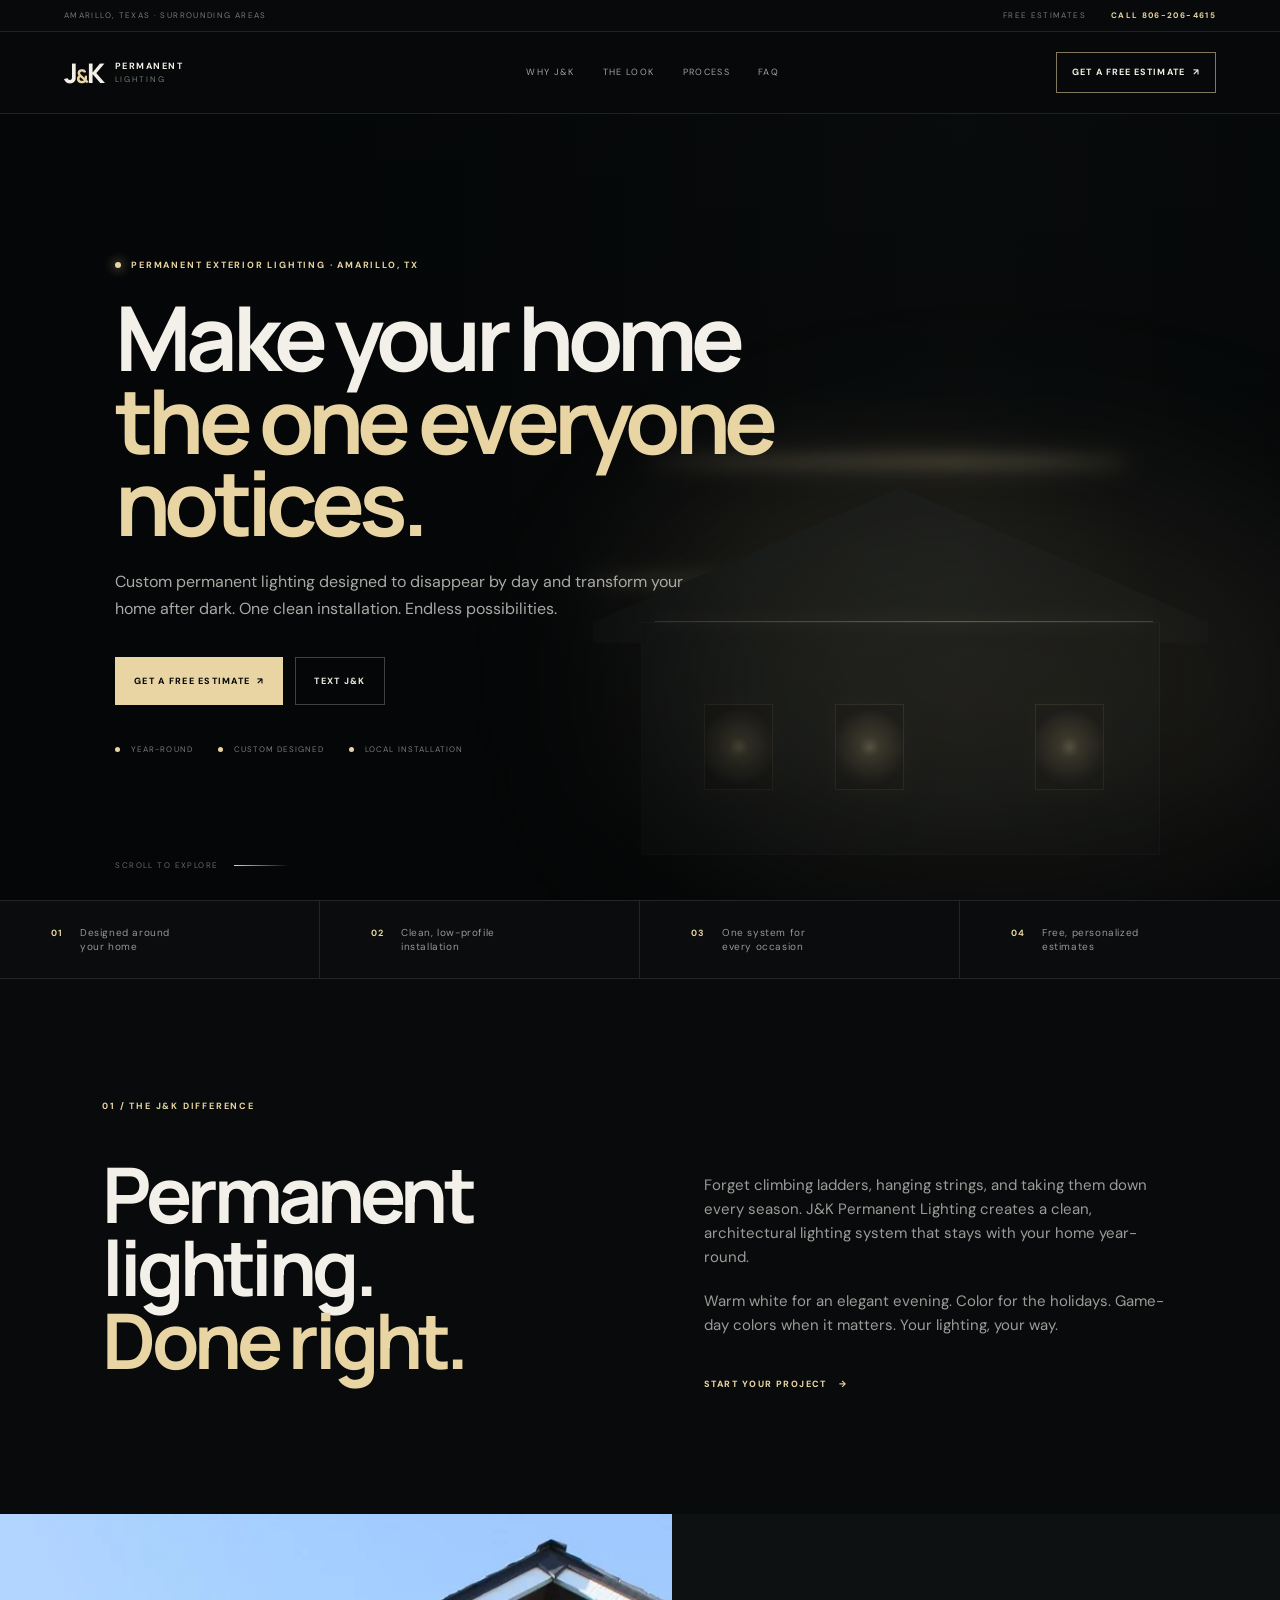
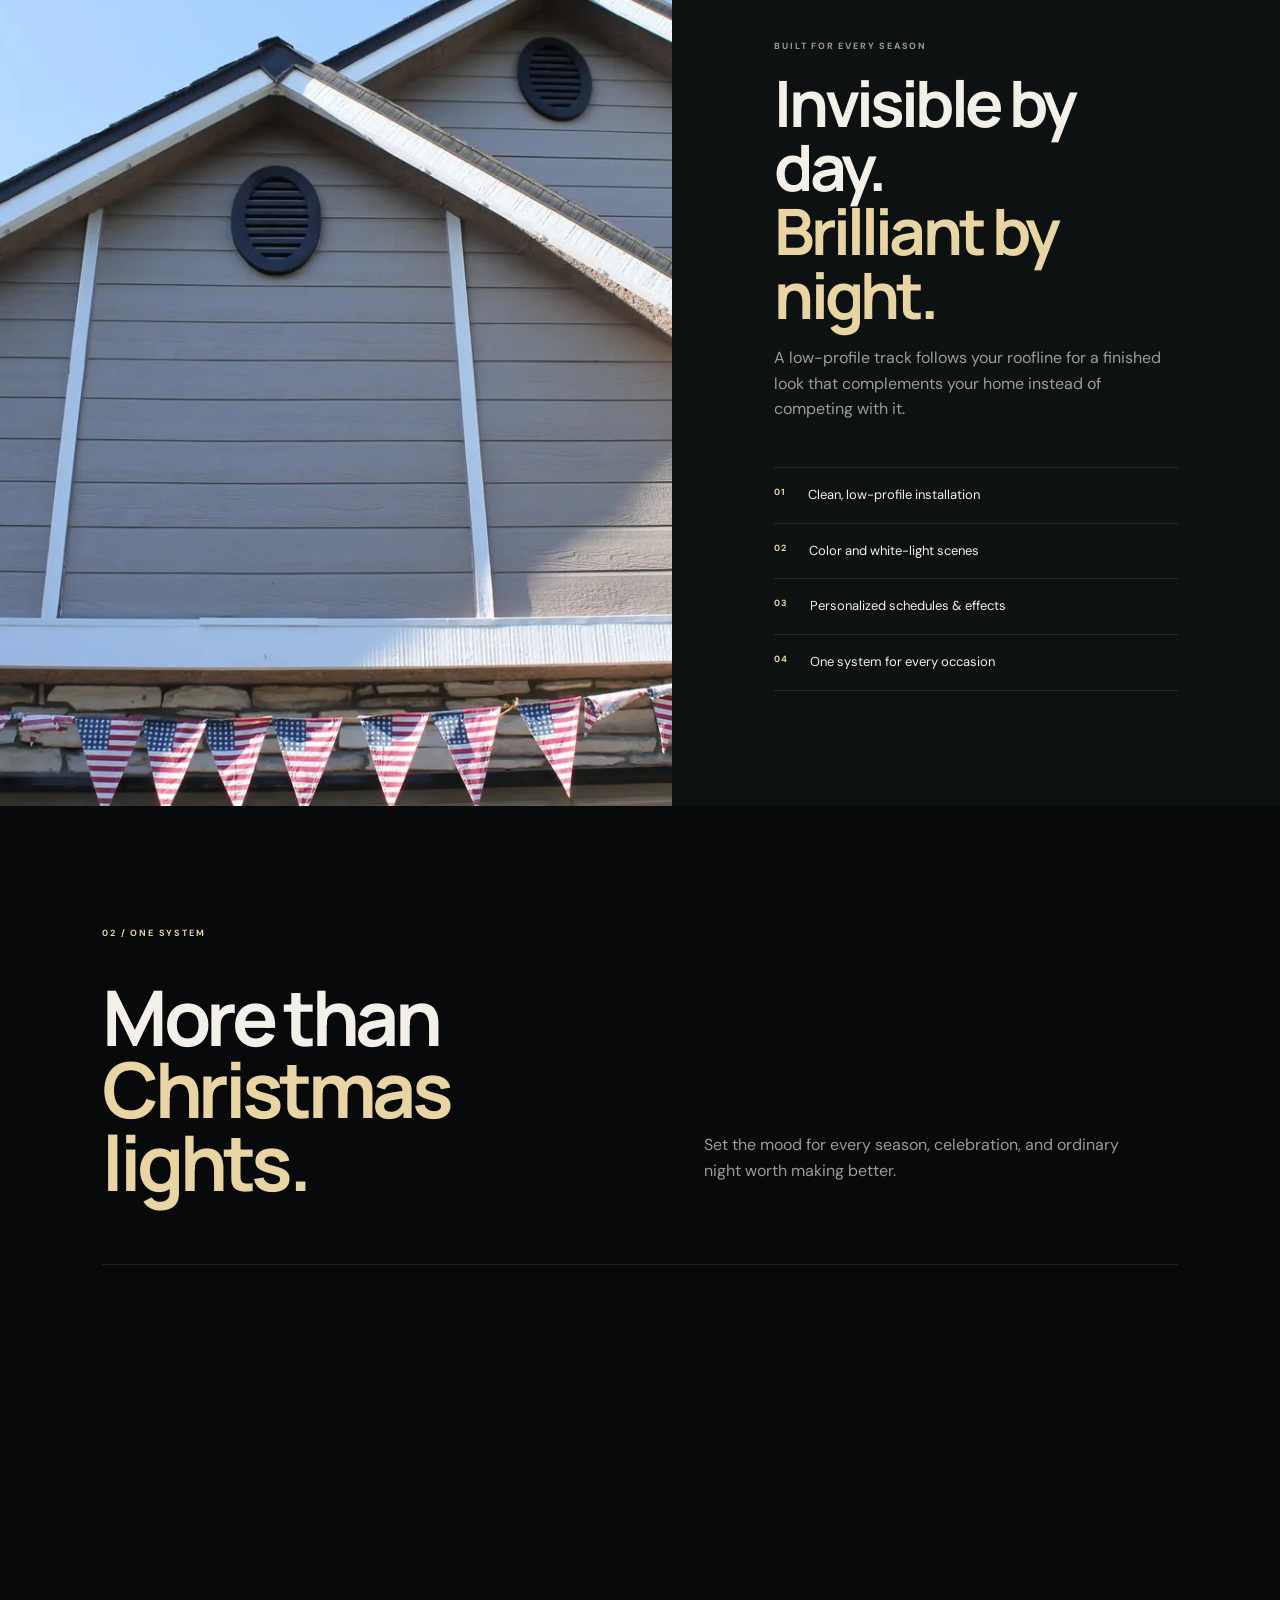
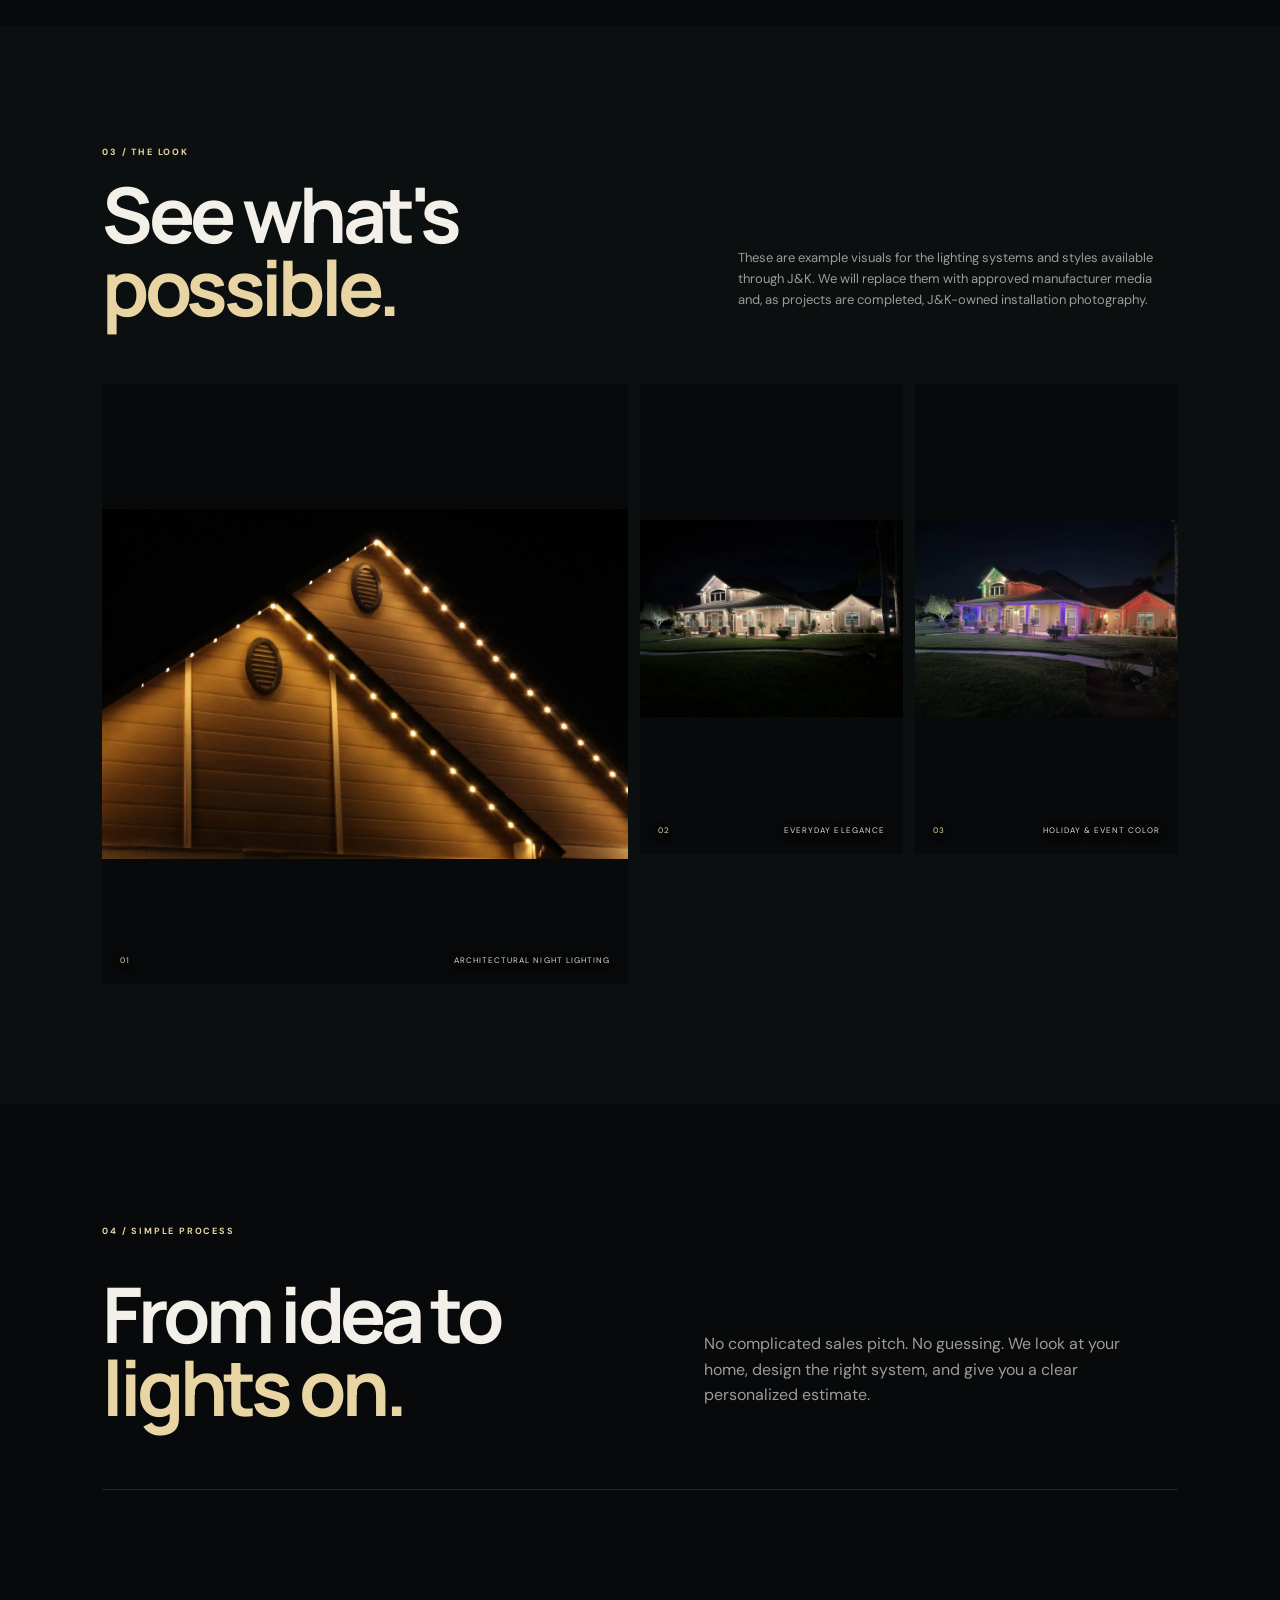
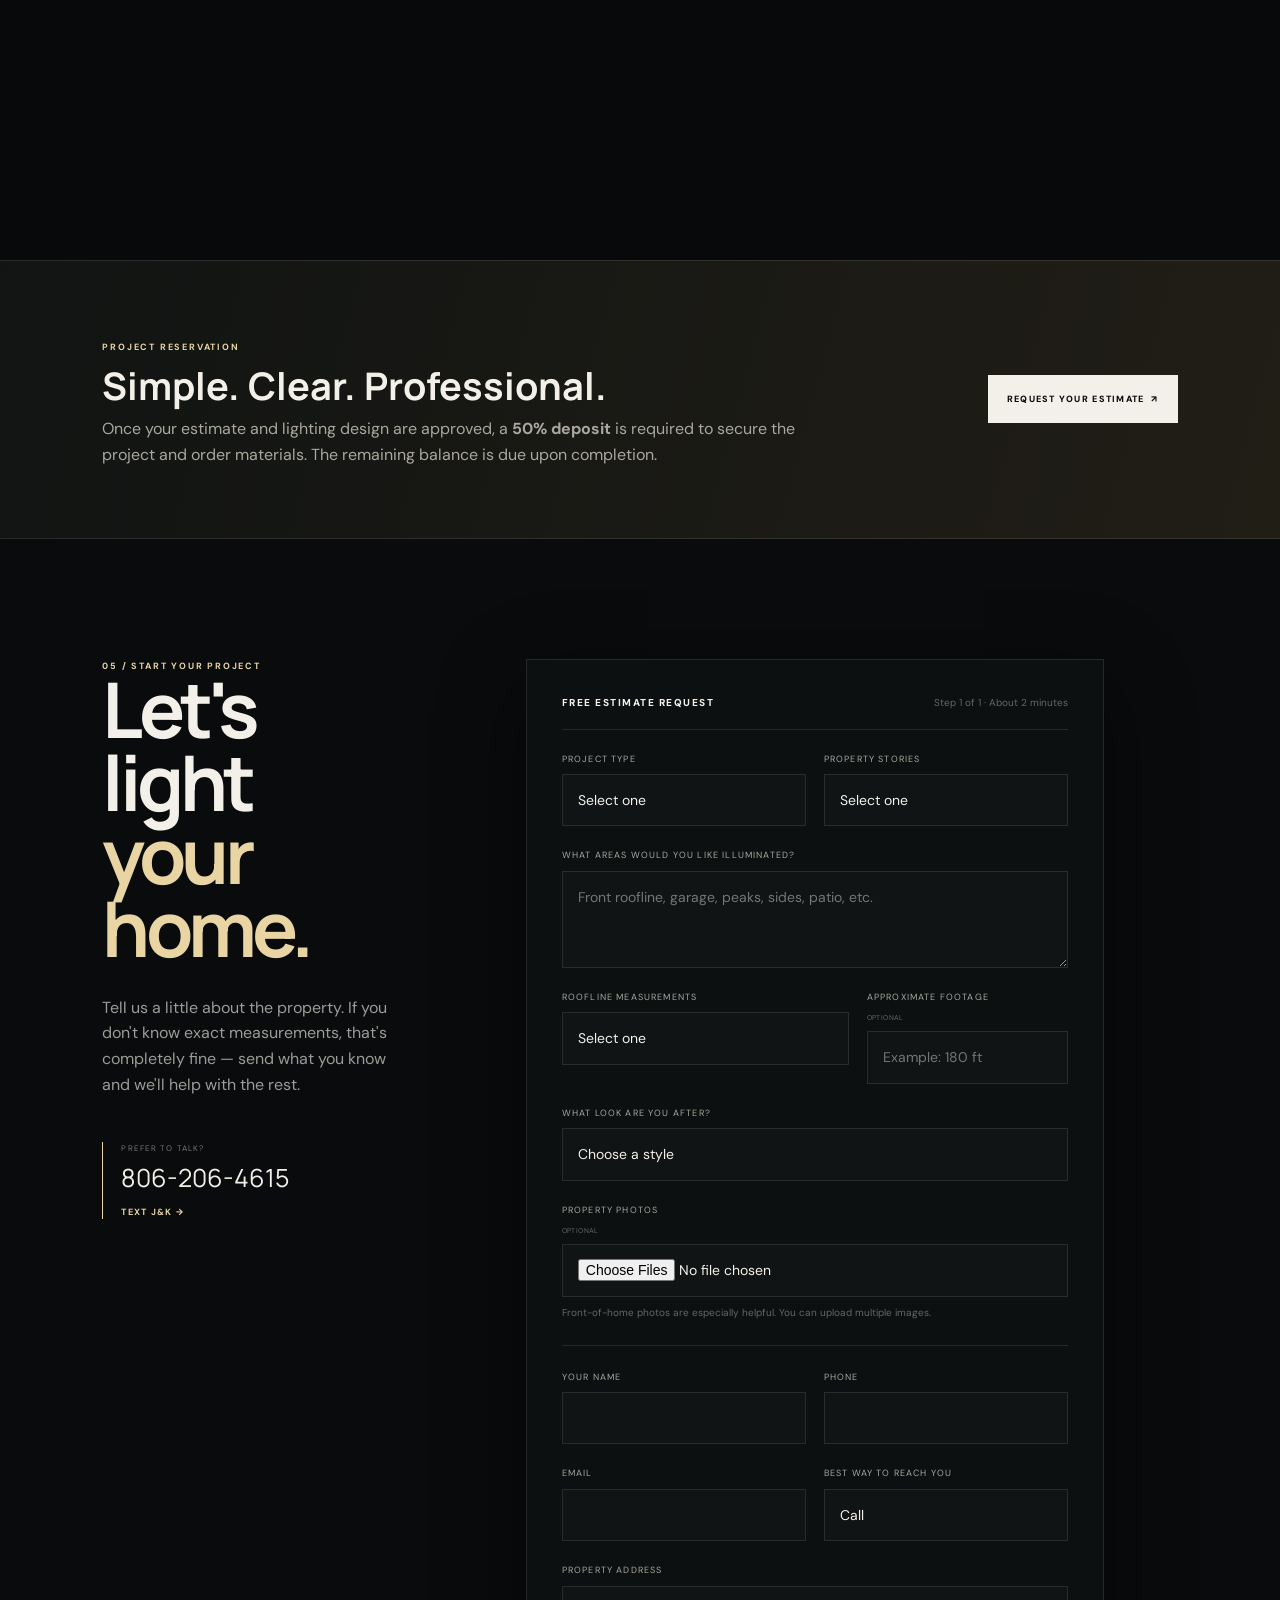
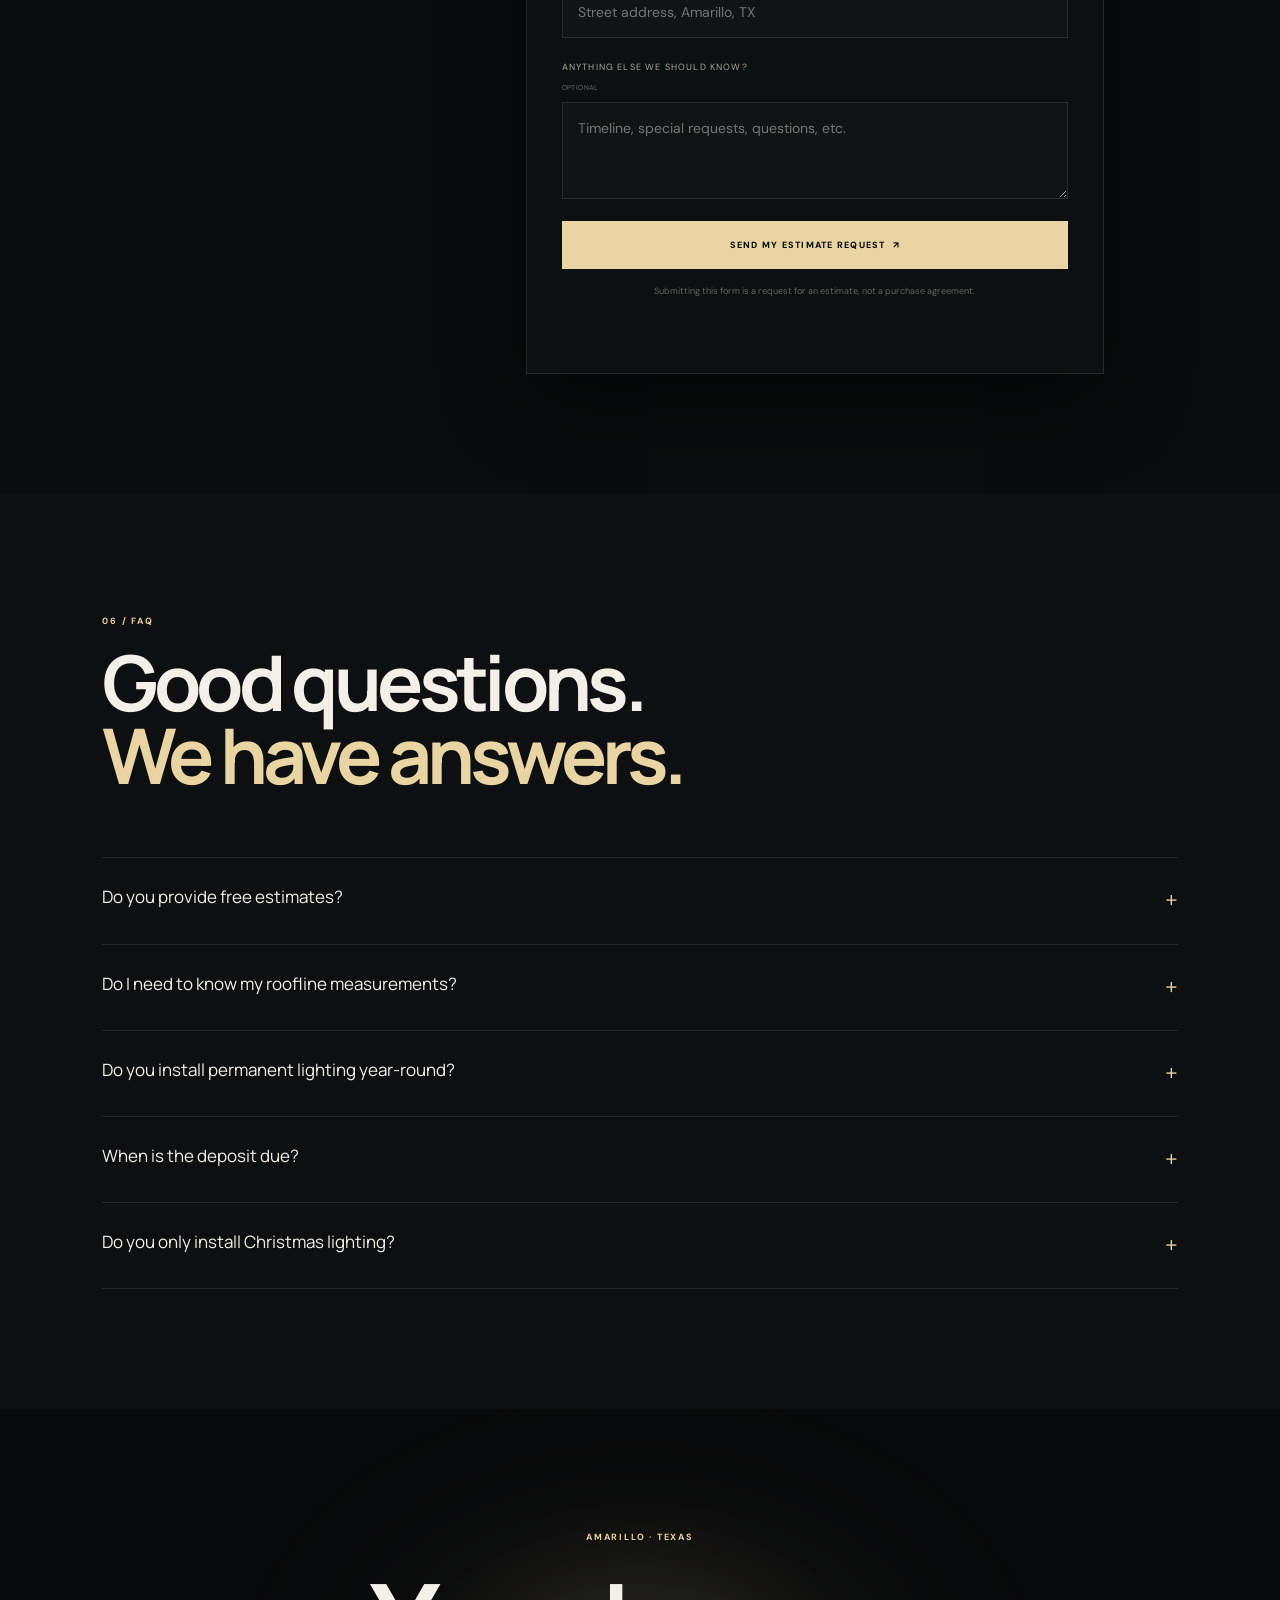
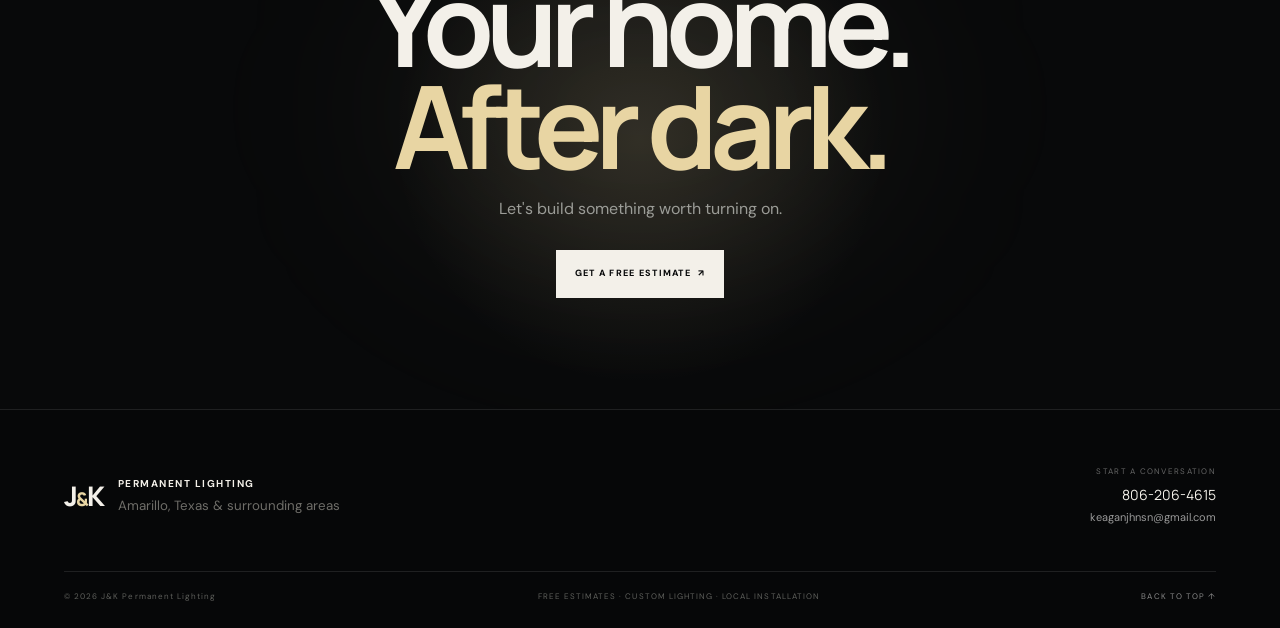
<file: index.html>
<!DOCTYPE html>
<html lang="en">
<head>
  <meta charset="UTF-8" />
  <meta name="viewport" content="width=device-width, initial-scale=1.0" />
  <meta name="theme-color" content="#07090a" />
  <meta name="description" content="J&K Permanent Lighting — premium permanent exterior lighting in Amarillo, Texas and surrounding areas. Free estimates." />
  <meta property="og:title" content="J&K Permanent Lighting | Amarillo, TX" />
  <meta property="og:description" content="Permanent exterior lighting designed for your home. Clean by day. Brilliant by night." />
  <meta property="og:type" content="website" />
  <title>J&K Permanent Lighting | Amarillo, TX</title>
  <link rel="preconnect" href="https://fonts.googleapis.com">
  <link rel="preconnect" href="https://fonts.gstatic.com" crossorigin>
  <link href="https://fonts.googleapis.com/css2?family=DM+Sans:wght@400;500;600;700&family=Manrope:wght@600;700;800&display=swap" rel="stylesheet">
  <link rel="stylesheet" href="styles.css" />
</head>
<body>
  <div class="topbar">
    <span>AMARILLO, TEXAS · SURROUNDING AREAS</span>
    <div class="topbar-right"><span>FREE ESTIMATES</span><a href="tel:+18062064615">CALL 806-206-4615</a></div>
  </div>

  <header class="nav" id="top">
    <a class="brand" href="#top" aria-label="J&K Permanent Lighting home">
      <span class="brand-mark">J<span>&amp;</span>K</span>
      <span class="brand-copy"><strong>PERMANENT</strong><em>LIGHTING</em></span>
    </a>
    <button class="menu-toggle" type="button" aria-label="Open menu" aria-expanded="false"><span></span><span></span></button>
    <nav class="desktop-nav">
      <a href="#why">WHY J&amp;K</a><a href="#gallery">THE LOOK</a><a href="#how">PROCESS</a><a href="#faq">FAQ</a>
    </nav>
    <a class="nav-cta" href="#estimate">GET A FREE ESTIMATE <span>↗</span></a>
  </header>
  <div class="mobile-menu" aria-hidden="true">
    <a href="#why">WHY J&amp;K</a><a href="#gallery">THE LOOK</a><a href="#how">PROCESS</a><a href="#faq">FAQ</a><a class="mobile-menu-cta" href="#estimate">GET A FREE ESTIMATE ↗</a>
  </div>

  <main>
    <section class="hero" aria-label="J&K Permanent Lighting introduction">
      <div class="hero-media" aria-hidden="true">
        <div class="roof-glow roof-glow-one"></div><div class="roof-glow roof-glow-two"></div>
        <div class="hero-house"><div class="house-roof"></div><div class="house-body"></div><div class="house-window w1"></div><div class="house-window w2"></div><div class="house-window w3"></div></div>
      </div>
      <div class="hero-overlay"></div><div class="hero-glow"></div>
      <div class="hero-content">
        <div class="hero-tag"><span class="live-dot"></span> PERMANENT EXTERIOR LIGHTING · AMARILLO, TX</div>
        <h1>Make your home<br><span>the one everyone notices.</span></h1>
        <p class="hero-copy">Custom permanent lighting designed to disappear by day and transform your home after dark. One clean installation. Endless possibilities.</p>
        <div class="hero-actions"><a class="button button-primary" href="#estimate">GET A FREE ESTIMATE <span>↗</span></a><a class="button button-ghost" href="sms:+18062064615">TEXT J&amp;K</a></div>
        <div class="hero-proof"><span><i></i> YEAR-ROUND</span><span><i></i> CUSTOM DESIGNED</span><span><i></i> LOCAL INSTALLATION</span></div>
      </div>
      <div class="hero-bottom"><span>SCROLL TO EXPLORE</span><span class="scroll-line"></span></div>
    </section>

    <section class="trust-strip">
      <div><strong>01</strong><span>Designed around<br>your home</span></div><div><strong>02</strong><span>Clean, low-profile<br>installation</span></div><div><strong>03</strong><span>One system for<br>every occasion</span></div><div><strong>04</strong><span>Free, personalized<br>estimates</span></div>
    </section>

    <section class="intro section-pad" id="why">
      <div class="section-kicker">01 / THE J&amp;K DIFFERENCE</div>
      <div class="intro-grid">
        <h2>Permanent lighting.<br><span>Done right.</span></h2>
        <div class="intro-copy"><p>Forget climbing ladders, hanging strings, and taking them down every season. J&amp;K Permanent Lighting creates a clean, architectural lighting system that stays with your home year-round.</p><p>Warm white for an elegant evening. Color for the holidays. Game-day colors when it matters. Your lighting, your way.</p><a class="text-link" href="#estimate">START YOUR PROJECT <span>→</span></a></div>
      </div>
    </section>

    <section class="feature-band">
      <div class="feature-media media-slot" data-slot="feature"><img src="images/job-day.webp" alt="Permanent lighting track installed neatly along a home roofline in daylight" style="display:block;width:100%;height:100%;object-fit:cover;" /></div>
      <div class="feature-content"><p class="eyebrow">BUILT FOR EVERY SEASON</p><h2>Invisible by day.<br><span>Brilliant by night.</span></h2><p>A low-profile track follows your roofline for a finished look that complements your home instead of competing with it.</p><div class="feature-list"><div><strong>01</strong><span>Clean, low-profile installation</span></div><div><strong>02</strong><span>Color and white-light scenes</span></div><div><strong>03</strong><span>Personalized schedules &amp; effects</span></div><div><strong>04</strong><span>One system for every occasion</span></div></div></div>
    </section>

    <section class="occasions section-pad">
      <div class="section-kicker">02 / ONE SYSTEM</div><div class="occasion-head"><h2>More than<br><span>Christmas lights.</span></h2><p>Set the mood for every season, celebration, and ordinary night worth making better.</p></div>
      <div class="occasion-grid"><article><span>01</span><h3>Everyday</h3><p>Clean, warm white illumination that makes your home look finished every night.</p></article><article><span>02</span><h3>Holidays</h3><p>Christmas, Halloween, Valentine's Day and more — without changing the installation.</p></article><article><span>03</span><h3>Game Day</h3><p>Bring your colors to the roofline and make the house part of the celebration.</p></article><article><span>04</span><h3>Custom</h3><p>Create colors, effects, patterns and schedules around the moments that matter.</p></article></div>
    </section>

    <section class="gallery section-pad" id="gallery">
      <div class="gallery-head"><div><div class="section-kicker">03 / THE LOOK</div><h2>See what's<br><span>possible.</span></h2></div><p>These are example visuals for the lighting systems and styles available through J&amp;K. We will replace them with approved manufacturer media and, as projects are completed, J&amp;K-owned installation photography.</p></div>
      <div class="gallery-grid">
        <figure class="gallery-card large media-slot"><img src="images/job-night.webp" alt="Home with permanent roofline lighting illuminated at night; example image" style="display:block;width:100%;height:100%;object-fit:contain;" /><figcaption><span>01</span> ARCHITECTURAL NIGHT LIGHTING</figcaption></figure>
        <figure class="gallery-card media-slot"><img src="images/home-night-warm-close.webp" alt="Home with warm-white permanent exterior lighting; example image" style="display:block;width:100%;height:100%;object-fit:contain;" /><figcaption><span>02</span> EVERYDAY ELEGANCE</figcaption></figure>
        <figure class="gallery-card media-slot"><img src="images/home-night-multicolor.webp" alt="Home with colorful permanent roofline lighting; example image" style="display:block;width:100%;height:100%;object-fit:contain;" /><figcaption><span>03</span> HOLIDAY &amp; EVENT COLOR</figcaption></figure>
      </div>
    </section>

    <section class="process section-pad" id="how"><div class="section-kicker">04 / SIMPLE PROCESS</div><div class="process-head"><h2>From idea to<br><span>lights on.</span></h2><p>No complicated sales pitch. No guessing. We look at your home, design the right system, and give you a clear personalized estimate.</p></div><div class="process-grid"><article><b>01</b><h3>Tell us about your home</h3><p>Send property details, measurements if you have them, and a few photos.</p></article><article><b>02</b><h3>Get your custom estimate</h3><p>We review the property and build a lighting plan around your home and goals.</p></article><article><b>03</b><h3>Approve &amp; reserve</h3><p>A 50% deposit secures the project and allows us to order the required materials.</p></article><article><b>04</b><h3>Installation day</h3><p>We install, test, clean up, and make sure everything is ready to shine.</p></article></div></section>

    <section class="deposit-note"><div><p class="eyebrow">PROJECT RESERVATION</p><h2>Simple. Clear. Professional.</h2><p>Once your estimate and lighting design are approved, a <strong>50% deposit</strong> is required to secure the project and order materials. The remaining balance is due upon completion.</p></div><a class="button button-light" href="#estimate">REQUEST YOUR ESTIMATE <span>↗</span></a></section>

    <section class="estimate section-pad" id="estimate">
      <div class="estimate-intro"><div class="section-kicker">05 / START YOUR PROJECT</div><h2>Let's light<br><span>your home.</span></h2><p>Tell us a little about the property. If you don't know exact measurements, that's completely fine — send what you know and we'll help with the rest.</p><div class="contact-card"><span>PREFER TO TALK?</span><a href="tel:+18062064615">806-206-4615</a><a href="sms:+18062064615">TEXT J&amp;K →</a></div></div>
      <form class="estimate-form" id="estimateForm" action="https://formspree.io/f/REPLACE_WITH_YOUR_FORM_ID" method="POST" enctype="multipart/form-data">
        <input type="hidden" name="_subject" value="New J&K Permanent Lighting Estimate Request" />
        <div class="form-heading"><span>FREE ESTIMATE REQUEST</span><small>Step 1 of 1 · About 2 minutes</small></div>
        <div class="form-row"><label>Project type<select name="project_type" required><option value="">Select one</option><option>Residential</option><option>Commercial</option></select></label><label>Property stories<select name="stories" required><option value="">Select one</option><option>One story</option><option>Two story</option><option>Three or more</option><option>Not sure</option></select></label></div>
        <label>What areas would you like illuminated?<textarea name="areas" rows="3" placeholder="Front roofline, garage, peaks, sides, patio, etc."></textarea></label>
        <div class="form-row"><label>Roofline measurements<select name="measurements"><option value="">Select one</option><option>I know the approximate footage</option><option>I have measurements but need help</option><option>I don't know — please help me estimate</option></select></label><label>Approximate footage <span class="optional">OPTIONAL</span><input type="text" name="approximate_footage" placeholder="Example: 180 ft" /></label></div>
        <label>What look are you after?<select name="lighting_style"><option value="">Choose a style</option><option>Warm white / elegant</option><option>Full color / year-round</option><option>Mostly white with holiday color</option><option>Not sure — show me options</option></select></label>
        <label>Property photos <span class="optional">OPTIONAL</span><input type="file" name="photos" accept="image/*" multiple /><small>Front-of-home photos are especially helpful. You can upload multiple images.</small></label>
        <div class="form-divider"></div>
        <div class="form-row"><label>Your name<input type="text" name="name" autocomplete="name" required /></label><label>Phone<input type="tel" name="phone" autocomplete="tel" required /></label></div>
        <div class="form-row"><label>Email<input type="email" name="email" autocomplete="email" required /></label><label>Best way to reach you<select name="preferred_contact"><option>Call</option><option>Text</option><option>Email</option></select></label></div>
        <label>Property address<input type="text" name="address" autocomplete="street-address" placeholder="Street address, Amarillo, TX" required /></label>
        <label>Anything else we should know? <span class="optional">OPTIONAL</span><textarea name="notes" rows="3" placeholder="Timeline, special requests, questions, etc."></textarea></label>
        <button class="button button-primary submit-button" type="submit">SEND MY ESTIMATE REQUEST <span>↗</span></button>
        <p class="form-note">Submitting this form is a request for an estimate, not a purchase agreement.</p><p class="form-status" id="formStatus" aria-live="polite"></p>
      </form>
    </section>

    <section class="faq section-pad" id="faq"><div class="section-kicker">06 / FAQ</div><h2>Good questions.<br><span>We have answers.</span></h2><div class="faq-list"><details><summary>Do you provide free estimates?<span>+</span></summary><p>Yes. Every project starts with a complimentary estimate based on your property, desired coverage, and lighting system.</p></details><details><summary>Do I need to know my roofline measurements?<span>+</span></summary><p>No. Approximate measurements are helpful, but if you aren't sure, send photos and the information you do have. We'll help determine what's needed.</p></details><details><summary>Do you install permanent lighting year-round?<span>+</span></summary><p>Yes. The system is designed to stay installed year-round, so you can use it for everyday accent lighting, holidays, events and more.</p></details><details><summary>When is the deposit due?<span>+</span></summary><p>After you approve your estimate and lighting design, a 50% deposit is required to secure the project and order materials. The remaining balance is due upon completion.</p></details><details><summary>Do you only install Christmas lighting?<span>+</span></summary><p>No. Permanent lighting can be used for everyday warm white lighting, holidays, sports, parties and custom colors throughout the year.</p></details></div></section>

    <section class="final-cta"><div class="final-glow"></div><p class="eyebrow">AMARILLO · TEXAS</p><h2>Your home.<br><span>After dark.</span></h2><p>Let's build something worth turning on.</p><a class="button button-light" href="#estimate">GET A FREE ESTIMATE <span>↗</span></a></section>
  </main>

  <footer><div class="footer-main"><div class="footer-brand"><span class="brand-mark">J<span>&amp;</span>K</span><div><strong>PERMANENT LIGHTING</strong><small>Amarillo, Texas &amp; surrounding areas</small></div></div><div class="footer-contact"><span>START A CONVERSATION</span><a href="tel:+18062064615">806-206-4615</a><a href="mailto:keaganjhnsn@gmail.com">keaganjhnsn@gmail.com</a></div></div><div class="footer-bottom"><span>© 2026 J&amp;K Permanent Lighting</span><span>FREE ESTIMATES · CUSTOM LIGHTING · LOCAL INSTALLATION</span><a href="#top">BACK TO TOP ↑</a></div></footer>
  <script src="script.js"></script>
</body>
</html>
</file>
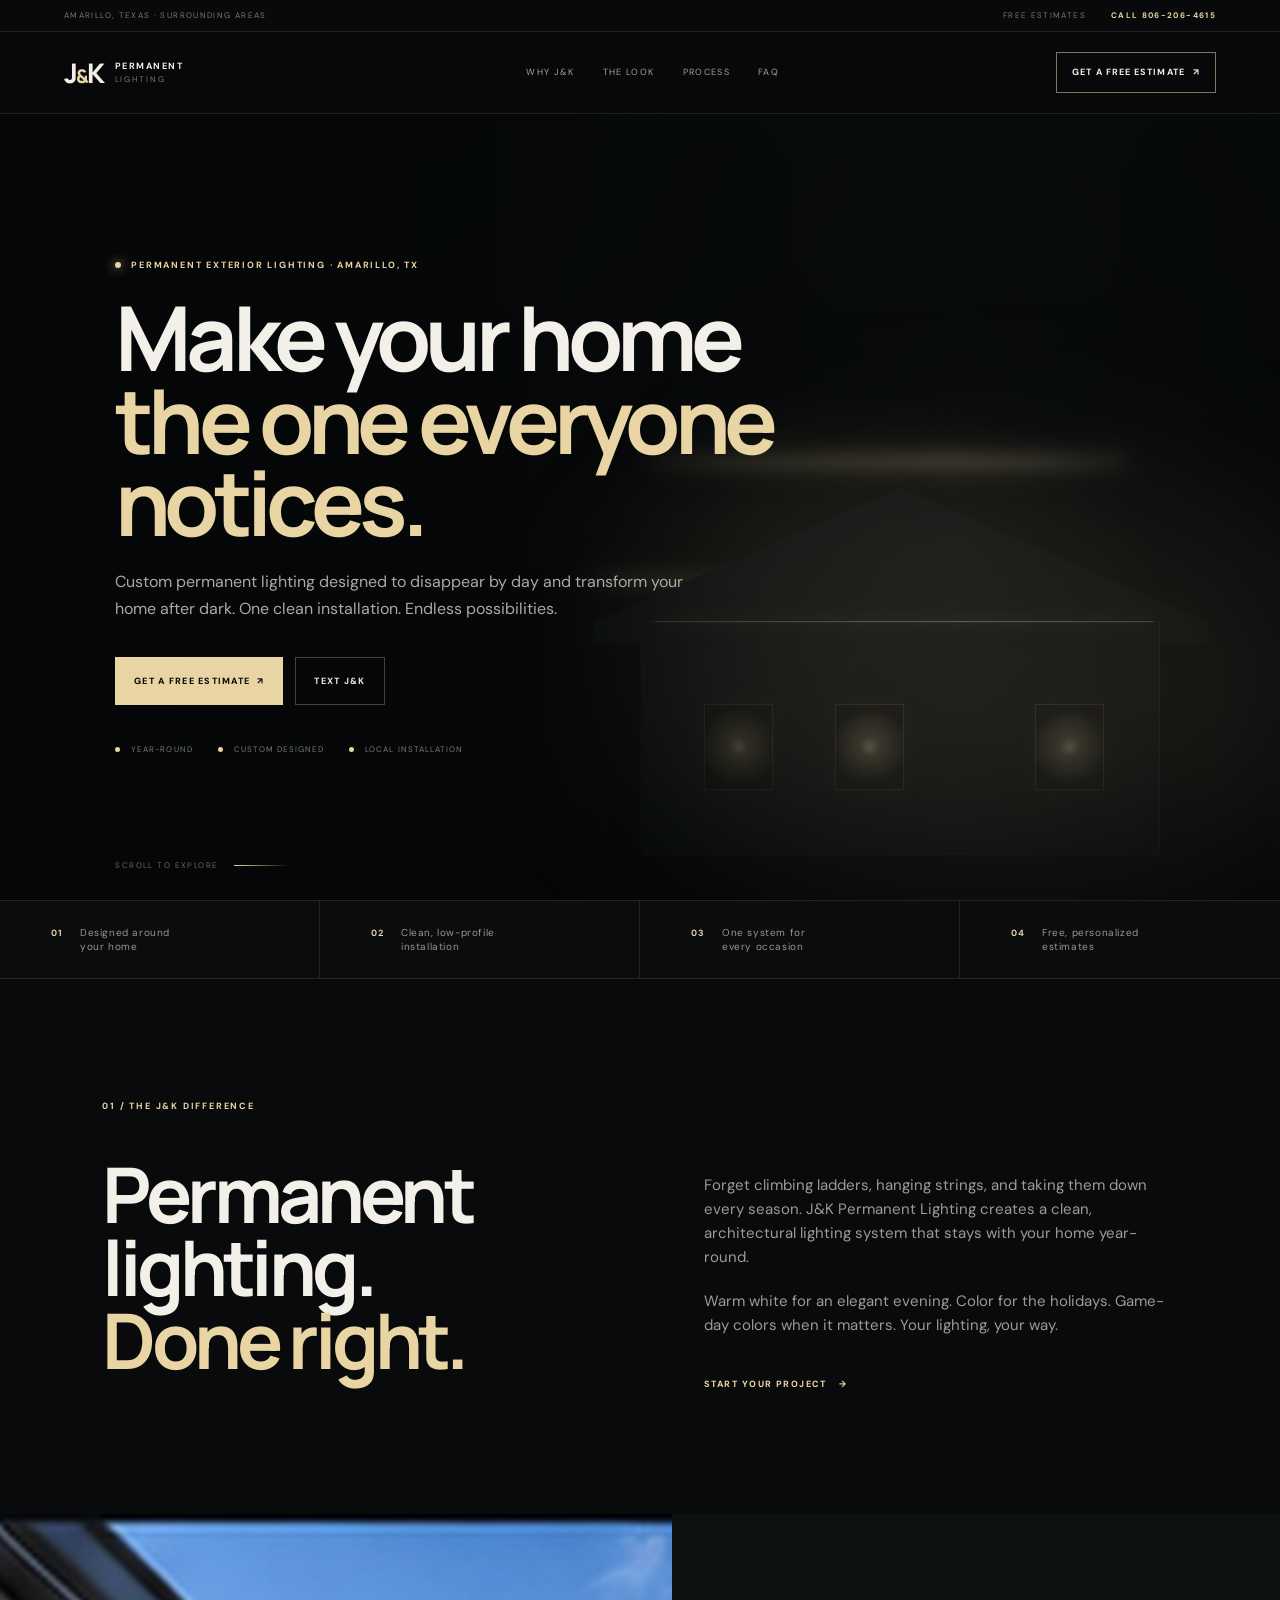
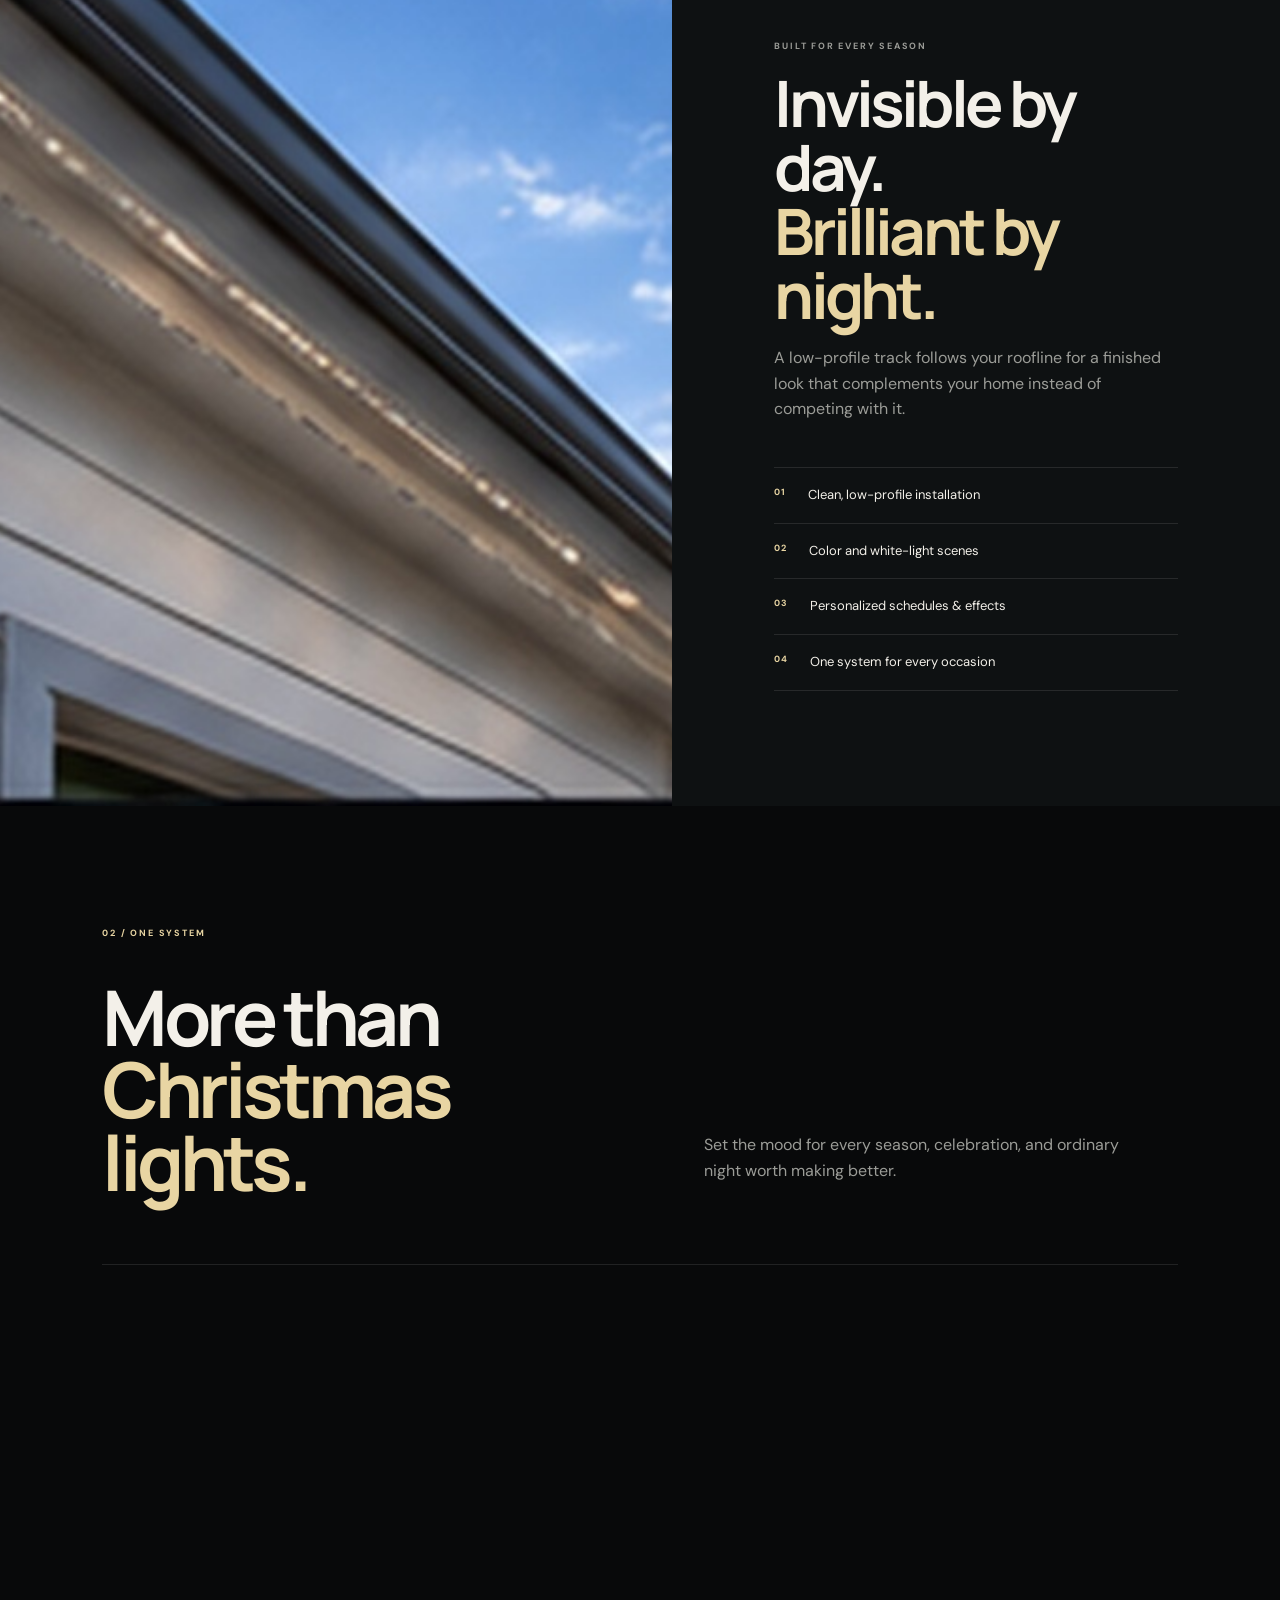
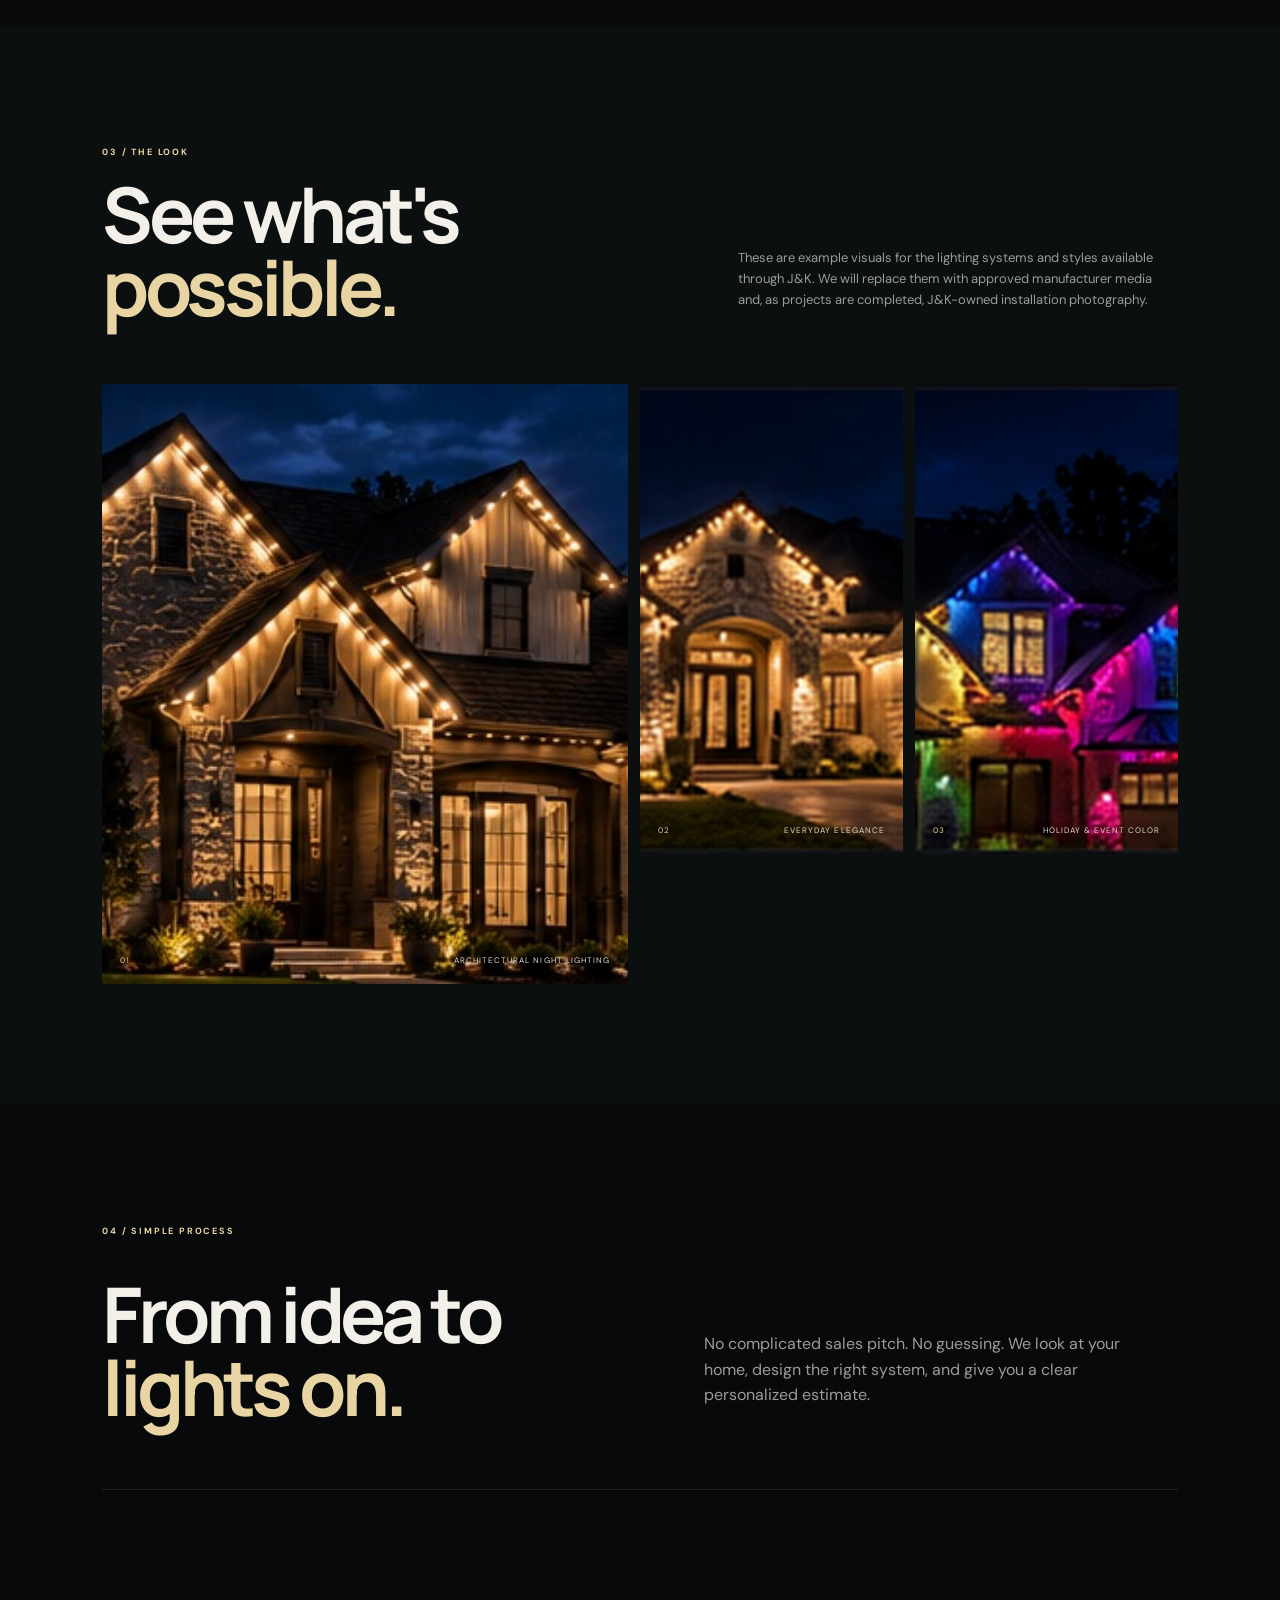
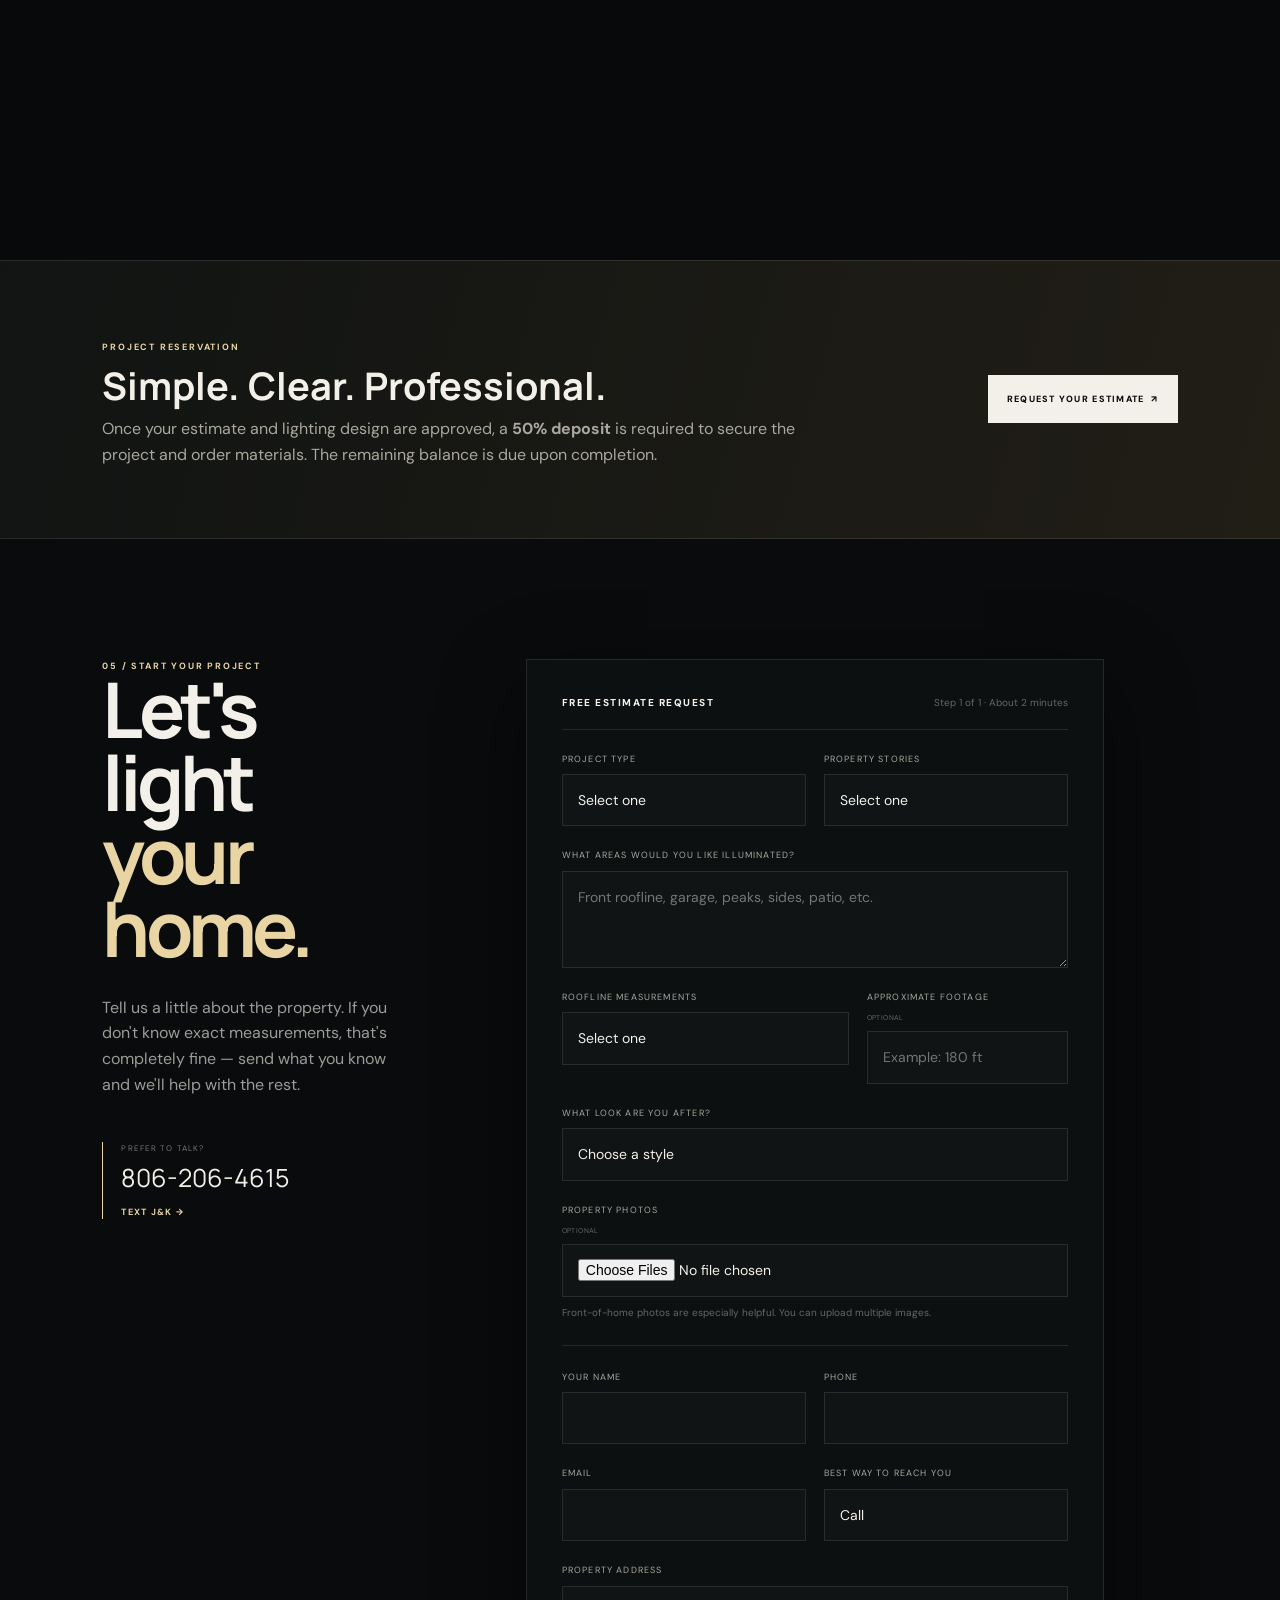
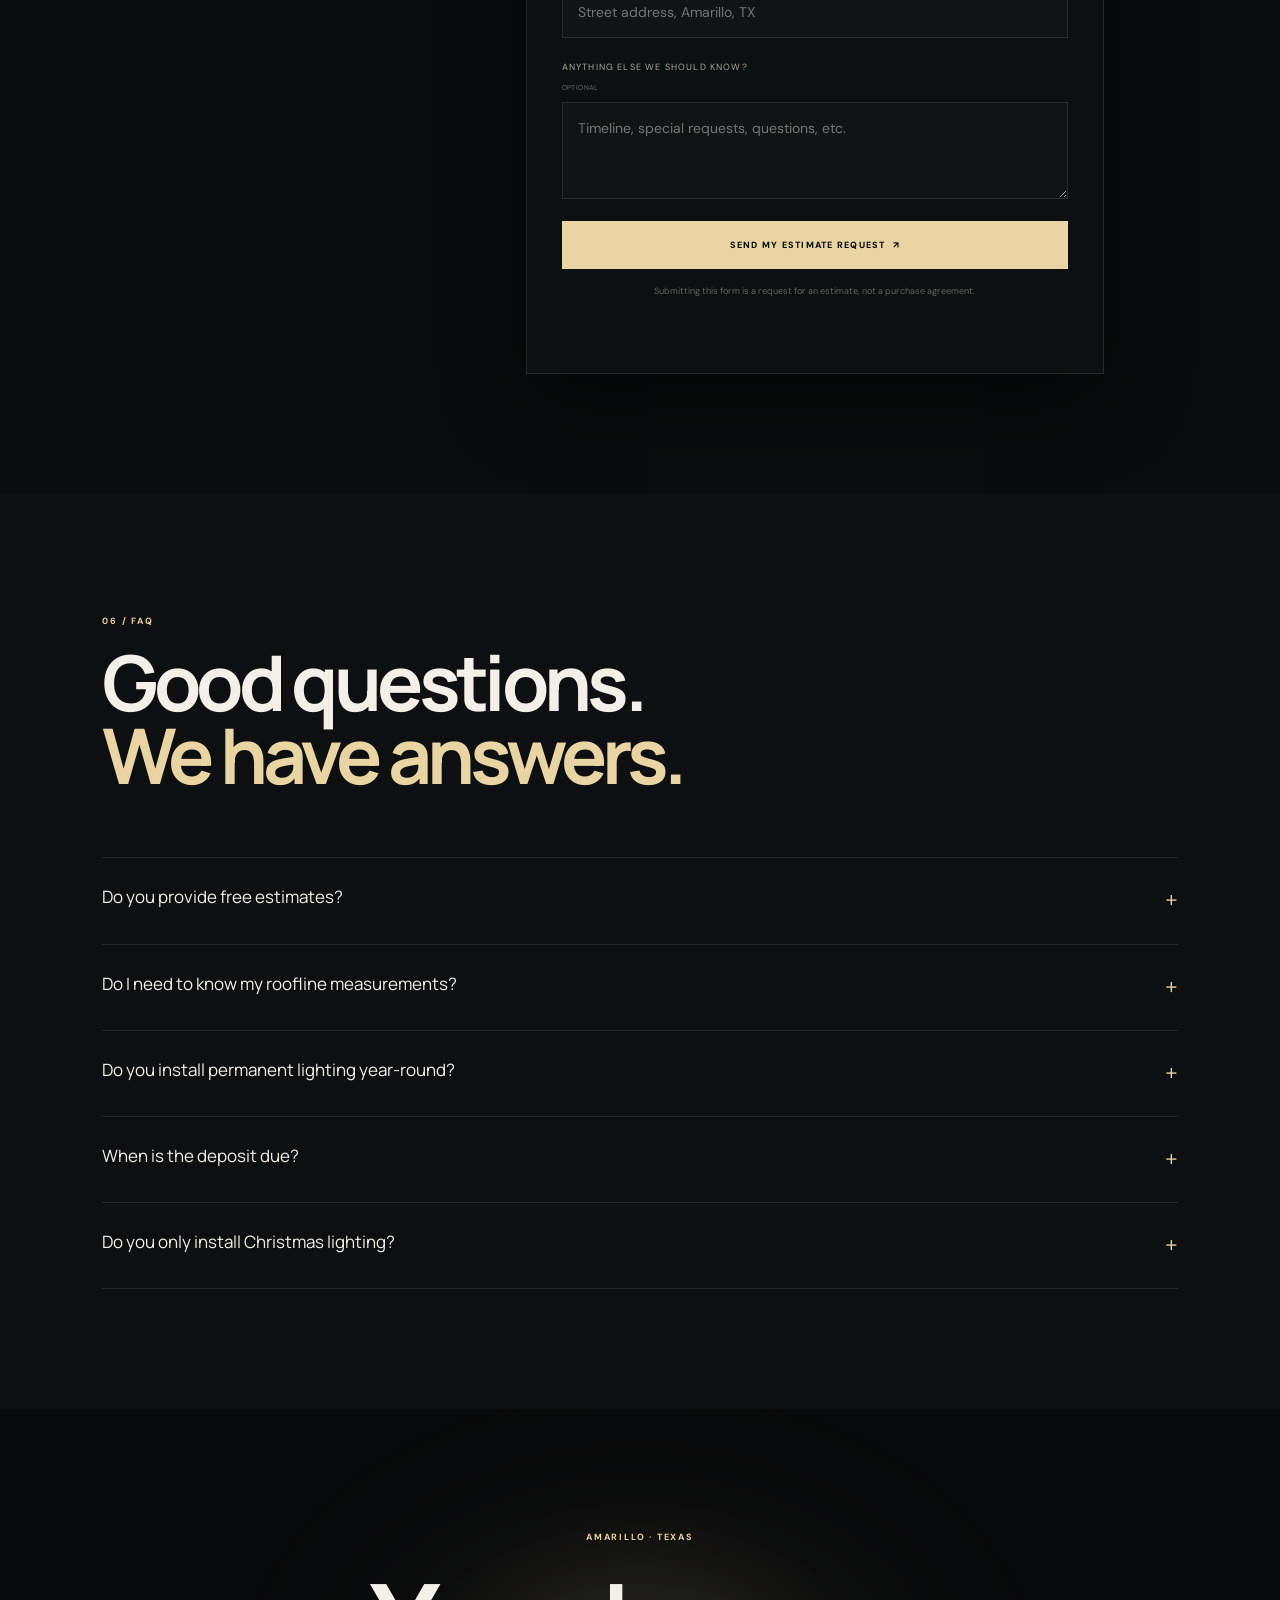
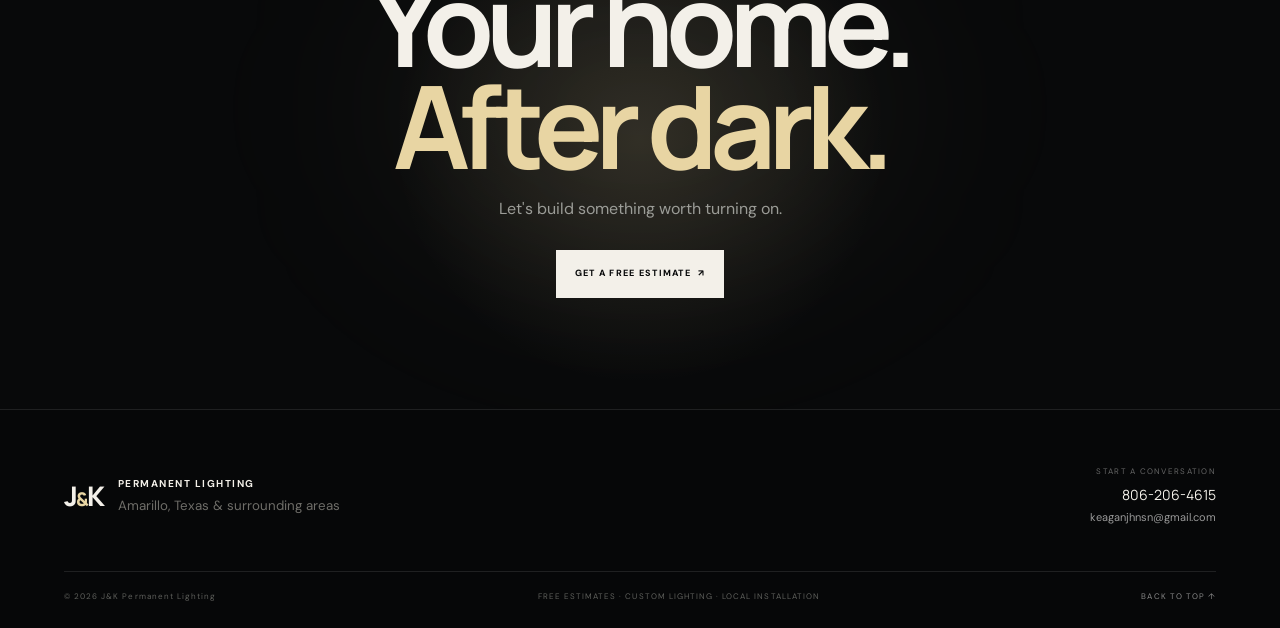
<file: index (4).html>
<!DOCTYPE html>
<html lang="en">
<head>
  <meta charset="UTF-8" />
  <meta name="viewport" content="width=device-width, initial-scale=1.0" />
  <meta name="theme-color" content="#07090a" />
  <meta name="description" content="J&K Permanent Lighting — premium permanent exterior lighting in Amarillo, Texas and surrounding areas. Free estimates." />
  <meta property="og:title" content="J&K Permanent Lighting | Amarillo, TX" />
  <meta property="og:description" content="Permanent exterior lighting designed for your home. Clean by day. Brilliant by night." />
  <meta property="og:type" content="website" />
  <title>J&K Permanent Lighting | Amarillo, TX</title>
  <link rel="preconnect" href="https://fonts.googleapis.com">
  <link rel="preconnect" href="https://fonts.gstatic.com" crossorigin>
  <link href="https://fonts.googleapis.com/css2?family=DM+Sans:wght@400;500;600;700&family=Manrope:wght@600;700;800&display=swap" rel="stylesheet">
  <link rel="stylesheet" href="styles.css" />
</head>
<body>
  <div class="topbar">
    <span>AMARILLO, TEXAS · SURROUNDING AREAS</span>
    <div class="topbar-right"><span>FREE ESTIMATES</span><a href="tel:+18062064615">CALL 806-206-4615</a></div>
  </div>

  <header class="nav" id="top">
    <a class="brand" href="#top" aria-label="J&K Permanent Lighting home">
      <span class="brand-mark">J<span>&amp;</span>K</span>
      <span class="brand-copy"><strong>PERMANENT</strong><em>LIGHTING</em></span>
    </a>
    <button class="menu-toggle" type="button" aria-label="Open menu" aria-expanded="false"><span></span><span></span></button>
    <nav class="desktop-nav">
      <a href="#why">WHY J&amp;K</a><a href="#gallery">THE LOOK</a><a href="#how">PROCESS</a><a href="#faq">FAQ</a>
    </nav>
    <a class="nav-cta" href="#estimate">GET A FREE ESTIMATE <span>↗</span></a>
  </header>
  <div class="mobile-menu" aria-hidden="true">
    <a href="#why">WHY J&amp;K</a><a href="#gallery">THE LOOK</a><a href="#how">PROCESS</a><a href="#faq">FAQ</a><a class="mobile-menu-cta" href="#estimate">GET A FREE ESTIMATE ↗</a>
  </div>

  <main>
    <section class="hero" aria-label="J&K Permanent Lighting introduction">
      <div class="hero-media" aria-hidden="true">
        <div class="roof-glow roof-glow-one"></div><div class="roof-glow roof-glow-two"></div>
        <div class="hero-house"><div class="house-roof"></div><div class="house-body"></div><div class="house-window w1"></div><div class="house-window w2"></div><div class="house-window w3"></div></div>
      </div>
      <div class="hero-overlay"></div><div class="hero-glow"></div>
      <div class="hero-content">
        <div class="hero-tag"><span class="live-dot"></span> PERMANENT EXTERIOR LIGHTING · AMARILLO, TX</div>
        <h1>Make your home<br><span>the one everyone notices.</span></h1>
        <p class="hero-copy">Custom permanent lighting designed to disappear by day and transform your home after dark. One clean installation. Endless possibilities.</p>
        <div class="hero-actions"><a class="button button-primary" href="#estimate">GET A FREE ESTIMATE <span>↗</span></a><a class="button button-ghost" href="sms:+18062064615">TEXT J&amp;K</a></div>
        <div class="hero-proof"><span><i></i> YEAR-ROUND</span><span><i></i> CUSTOM DESIGNED</span><span><i></i> LOCAL INSTALLATION</span></div>
      </div>
      <div class="hero-bottom"><span>SCROLL TO EXPLORE</span><span class="scroll-line"></span></div>
    </section>

    <section class="trust-strip">
      <div><strong>01</strong><span>Designed around<br>your home</span></div><div><strong>02</strong><span>Clean, low-profile<br>installation</span></div><div><strong>03</strong><span>One system for<br>every occasion</span></div><div><strong>04</strong><span>Free, personalized<br>estimates</span></div>
    </section>

    <section class="intro section-pad" id="why">
      <div class="section-kicker">01 / THE J&amp;K DIFFERENCE</div>
      <div class="intro-grid">
        <h2>Permanent lighting.<br><span>Done right.</span></h2>
        <div class="intro-copy"><p>Forget climbing ladders, hanging strings, and taking them down every season. J&amp;K Permanent Lighting creates a clean, architectural lighting system that stays with your home year-round.</p><p>Warm white for an elegant evening. Color for the holidays. Game-day colors when it matters. Your lighting, your way.</p><a class="text-link" href="#estimate">START YOUR PROJECT <span>→</span></a></div>
      </div>
    </section>

    <section class="feature-band">
      <div class="feature-media media-slot" data-slot="feature"><img src="images/clean-installation-daytime.jpg" alt="Permanent lighting track installed neatly along a home roofline in daylight" style="display:block;width:100%;height:100%;object-fit:cover;" /></div>
      <div class="feature-content"><p class="eyebrow">BUILT FOR EVERY SEASON</p><h2>Invisible by day.<br><span>Brilliant by night.</span></h2><p>A low-profile track follows your roofline for a finished look that complements your home instead of competing with it.</p><div class="feature-list"><div><strong>01</strong><span>Clean, low-profile installation</span></div><div><strong>02</strong><span>Color and white-light scenes</span></div><div><strong>03</strong><span>Personalized schedules &amp; effects</span></div><div><strong>04</strong><span>One system for every occasion</span></div></div></div>
    </section>

    <section class="occasions section-pad">
      <div class="section-kicker">02 / ONE SYSTEM</div><div class="occasion-head"><h2>More than<br><span>Christmas lights.</span></h2><p>Set the mood for every season, celebration, and ordinary night worth making better.</p></div>
      <div class="occasion-grid"><article><span>01</span><h3>Everyday</h3><p>Clean, warm white illumination that makes your home look finished every night.</p></article><article><span>02</span><h3>Holidays</h3><p>Christmas, Halloween, Valentine's Day and more — without changing the installation.</p></article><article><span>03</span><h3>Game Day</h3><p>Bring your colors to the roofline and make the house part of the celebration.</p></article><article><span>04</span><h3>Custom</h3><p>Create colors, effects, patterns and schedules around the moments that matter.</p></article></div>
    </section>

    <section class="gallery section-pad" id="gallery">
      <div class="gallery-head"><div><div class="section-kicker">03 / THE LOOK</div><h2>See what's<br><span>possible.</span></h2></div><p>These are example visuals for the lighting systems and styles available through J&amp;K. We will replace them with approved manufacturer media and, as projects are completed, J&amp;K-owned installation photography.</p></div>
      <div class="gallery-grid">
        <figure class="gallery-card large media-slot"><img src="images/hero-home.jpg" alt="Home with permanent roofline lighting illuminated at night; example image" style="display:block;width:100%;height:100%;object-fit:cover;" /><figcaption><span>01</span> ARCHITECTURAL NIGHT LIGHTING</figcaption></figure>
        <figure class="gallery-card media-slot"><img src="images/warm-white-home.jpg" alt="Home with warm-white permanent exterior lighting; example image" style="display:block;width:100%;height:100%;object-fit:cover;" /><figcaption><span>02</span> EVERYDAY ELEGANCE</figcaption></figure>
        <figure class="gallery-card media-slot"><img src="images/full-color-home.jpg" alt="Home with colorful permanent roofline lighting; example image" style="display:block;width:100%;height:100%;object-fit:cover;" /><figcaption><span>03</span> HOLIDAY &amp; EVENT COLOR</figcaption></figure>
      </div>
    </section>

    <section class="process section-pad" id="how"><div class="section-kicker">04 / SIMPLE PROCESS</div><div class="process-head"><h2>From idea to<br><span>lights on.</span></h2><p>No complicated sales pitch. No guessing. We look at your home, design the right system, and give you a clear personalized estimate.</p></div><div class="process-grid"><article><b>01</b><h3>Tell us about your home</h3><p>Send property details, measurements if you have them, and a few photos.</p></article><article><b>02</b><h3>Get your custom estimate</h3><p>We review the property and build a lighting plan around your home and goals.</p></article><article><b>03</b><h3>Approve &amp; reserve</h3><p>A 50% deposit secures the project and allows us to order the required materials.</p></article><article><b>04</b><h3>Installation day</h3><p>We install, test, clean up, and make sure everything is ready to shine.</p></article></div></section>

    <section class="deposit-note"><div><p class="eyebrow">PROJECT RESERVATION</p><h2>Simple. Clear. Professional.</h2><p>Once your estimate and lighting design are approved, a <strong>50% deposit</strong> is required to secure the project and order materials. The remaining balance is due upon completion.</p></div><a class="button button-light" href="#estimate">REQUEST YOUR ESTIMATE <span>↗</span></a></section>

    <section class="estimate section-pad" id="estimate">
      <div class="estimate-intro"><div class="section-kicker">05 / START YOUR PROJECT</div><h2>Let's light<br><span>your home.</span></h2><p>Tell us a little about the property. If you don't know exact measurements, that's completely fine — send what you know and we'll help with the rest.</p><div class="contact-card"><span>PREFER TO TALK?</span><a href="tel:+18062064615">806-206-4615</a><a href="sms:+18062064615">TEXT J&amp;K →</a></div></div>
      <form class="estimate-form" id="estimateForm" action="https://formspree.io/f/REPLACE_WITH_YOUR_FORM_ID" method="POST" enctype="multipart/form-data">
        <input type="hidden" name="_subject" value="New J&K Permanent Lighting Estimate Request" />
        <div class="form-heading"><span>FREE ESTIMATE REQUEST</span><small>Step 1 of 1 · About 2 minutes</small></div>
        <div class="form-row"><label>Project type<select name="project_type" required><option value="">Select one</option><option>Residential</option><option>Commercial</option></select></label><label>Property stories<select name="stories" required><option value="">Select one</option><option>One story</option><option>Two story</option><option>Three or more</option><option>Not sure</option></select></label></div>
        <label>What areas would you like illuminated?<textarea name="areas" rows="3" placeholder="Front roofline, garage, peaks, sides, patio, etc."></textarea></label>
        <div class="form-row"><label>Roofline measurements<select name="measurements"><option value="">Select one</option><option>I know the approximate footage</option><option>I have measurements but need help</option><option>I don't know — please help me estimate</option></select></label><label>Approximate footage <span class="optional">OPTIONAL</span><input type="text" name="approximate_footage" placeholder="Example: 180 ft" /></label></div>
        <label>What look are you after?<select name="lighting_style"><option value="">Choose a style</option><option>Warm white / elegant</option><option>Full color / year-round</option><option>Mostly white with holiday color</option><option>Not sure — show me options</option></select></label>
        <label>Property photos <span class="optional">OPTIONAL</span><input type="file" name="photos" accept="image/*" multiple /><small>Front-of-home photos are especially helpful. You can upload multiple images.</small></label>
        <div class="form-divider"></div>
        <div class="form-row"><label>Your name<input type="text" name="name" autocomplete="name" required /></label><label>Phone<input type="tel" name="phone" autocomplete="tel" required /></label></div>
        <div class="form-row"><label>Email<input type="email" name="email" autocomplete="email" required /></label><label>Best way to reach you<select name="preferred_contact"><option>Call</option><option>Text</option><option>Email</option></select></label></div>
        <label>Property address<input type="text" name="address" autocomplete="street-address" placeholder="Street address, Amarillo, TX" required /></label>
        <label>Anything else we should know? <span class="optional">OPTIONAL</span><textarea name="notes" rows="3" placeholder="Timeline, special requests, questions, etc."></textarea></label>
        <button class="button button-primary submit-button" type="submit">SEND MY ESTIMATE REQUEST <span>↗</span></button>
        <p class="form-note">Submitting this form is a request for an estimate, not a purchase agreement.</p><p class="form-status" id="formStatus" aria-live="polite"></p>
      </form>
    </section>

    <section class="faq section-pad" id="faq"><div class="section-kicker">06 / FAQ</div><h2>Good questions.<br><span>We have answers.</span></h2><div class="faq-list"><details><summary>Do you provide free estimates?<span>+</span></summary><p>Yes. Every project starts with a complimentary estimate based on your property, desired coverage, and lighting system.</p></details><details><summary>Do I need to know my roofline measurements?<span>+</span></summary><p>No. Approximate measurements are helpful, but if you aren't sure, send photos and the information you do have. We'll help determine what's needed.</p></details><details><summary>Do you install permanent lighting year-round?<span>+</span></summary><p>Yes. The system is designed to stay installed year-round, so you can use it for everyday accent lighting, holidays, events and more.</p></details><details><summary>When is the deposit due?<span>+</span></summary><p>After you approve your estimate and lighting design, a 50% deposit is required to secure the project and order materials. The remaining balance is due upon completion.</p></details><details><summary>Do you only install Christmas lighting?<span>+</span></summary><p>No. Permanent lighting can be used for everyday warm white lighting, holidays, sports, parties and custom colors throughout the year.</p></details></div></section>

    <section class="final-cta"><div class="final-glow"></div><p class="eyebrow">AMARILLO · TEXAS</p><h2>Your home.<br><span>After dark.</span></h2><p>Let's build something worth turning on.</p><a class="button button-light" href="#estimate">GET A FREE ESTIMATE <span>↗</span></a></section>
  </main>

  <footer><div class="footer-main"><div class="footer-brand"><span class="brand-mark">J<span>&amp;</span>K</span><div><strong>PERMANENT LIGHTING</strong><small>Amarillo, Texas &amp; surrounding areas</small></div></div><div class="footer-contact"><span>START A CONVERSATION</span><a href="tel:+18062064615">806-206-4615</a><a href="mailto:keaganjhnsn@gmail.com">keaganjhnsn@gmail.com</a></div></div><div class="footer-bottom"><span>© 2026 J&amp;K Permanent Lighting</span><span>FREE ESTIMATES · CUSTOM LIGHTING · LOCAL INSTALLATION</span><a href="#top">BACK TO TOP ↑</a></div></footer>
  <script src="script.js"></script>
</body>
</html>
</file>
<file: styles.css>
:root{--bg:#07090a;--panel:#0d1011;--panel2:#111516;--text:#f3f0e9;--muted:#9b9c97;--dim:#646762;--line:rgba(255,255,255,.1);--warm:#e8d5a3;--warm2:#bca977;--shadow:0 25px 80px rgba(0,0,0,.45);--radius:2px}*{box-sizing:border-box}html{scroll-behavior:smooth}body{margin:0;background:var(--bg);color:var(--text);font-family:"DM Sans",sans-serif;line-height:1.6}body.menu-open{overflow:hidden}a{color:inherit;text-decoration:none}button,input,select,textarea{font:inherit}.topbar{height:32px;padding:0 5vw;border-bottom:1px solid var(--line);display:flex;align-items:center;justify-content:space-between;color:#777a74;font-size:8px;letter-spacing:.17em}.topbar-right{display:flex;gap:25px}.topbar a{color:var(--warm);font-weight:700}.nav{height:82px;padding:0 5vw;display:flex;align-items:center;gap:30px;border-bottom:1px solid var(--line);background:rgba(7,9,10,.86);backdrop-filter:blur(18px);position:sticky;top:0;z-index:50}.brand{display:flex;align-items:center;gap:12px;min-width:185px}.brand-mark{font-family:"Manrope";font-weight:800;font-size:27px;letter-spacing:-.08em}.brand-mark span{color:var(--warm);font-size:.7em}.brand-copy{display:flex;flex-direction:column;line-height:1.05}.brand-copy strong{font-size:9px;letter-spacing:.17em}.brand-copy em{font-style:normal;color:#777b75;font-size:8px;letter-spacing:.24em;margin-top:3px}.desktop-nav{display:flex;align-items:center;justify-content:center;gap:28px;flex:1}.desktop-nav a{font-size:9px;letter-spacing:.15em;color:#a3a49e;transition:.2s}.desktop-nav a:hover{color:var(--warm)}.nav-cta{border:1px solid rgba(232,213,163,.55);padding:12px 15px;font-size:9px;letter-spacing:.12em;font-weight:700;white-space:nowrap;transition:.2s}.nav-cta:hover{background:var(--warm);color:#07090a}.nav-cta span{margin-left:5px}.menu-toggle,.mobile-menu{display:none}.hero{min-height:calc(100vh - 114px);position:relative;overflow:hidden;display:flex;align-items:center}.hero-media{position:absolute;inset:0;background:radial-gradient(ellipse at 65% 58%,rgba(224,200,142,.13),transparent 28%),linear-gradient(180deg,#0a0d0e 0%,#080a0b 52%,#050607 100%);overflow:hidden}.hero-overlay{position:absolute;inset:0;background:linear-gradient(90deg,rgba(4,6,7,.98) 0%,rgba(4,6,7,.83) 38%,rgba(4,6,7,.25) 75%,rgba(4,6,7,.65) 100%),linear-gradient(0deg,rgba(4,6,7,.75),transparent 45%)}.hero-glow{position:absolute;width:55vw;height:30vw;right:-5vw;bottom:3vh;background:rgba(232,213,163,.1);filter:blur(100px);border-radius:50%}.hero-house{position:absolute;width:54vw;height:48vh;right:4vw;bottom:5vh;filter:drop-shadow(0 30px 50px rgba(0,0,0,.8));opacity:.95}.house-body{position:absolute;left:15%;right:10%;bottom:0;height:54%;background:linear-gradient(100deg,#161b1c,#0d1011);border:1px solid rgba(255,255,255,.08)}.house-roof{position:absolute;left:8%;right:3%;top:15%;height:48%;background:linear-gradient(145deg,#1d2222,#0b0e0f);clip-path:polygon(50% 0,100% 65%,100% 75%,0 75%,0 65%);border-bottom:2px solid rgba(232,213,163,.7);box-shadow:0 8px 22px rgba(232,213,163,.1)}.roof-glow{position:absolute;height:4px;border-radius:50%;background:var(--warm);filter:blur(8px);opacity:.8}.roof-glow-one{width:37vw;right:12vw;top:44%;box-shadow:0 0 25px 8px rgba(232,213,163,.22)}.roof-glow-two{width:12vw;right:42vw;top:59%;box-shadow:0 0 20px 6px rgba(232,213,163,.2)}.hero-house:after{content:"";position:absolute;left:17%;right:11%;bottom:54%;height:1px;background:rgba(232,213,163,.55);box-shadow:0 0 16px rgba(232,213,163,.8)}.hero-house .house-window{position:absolute;bottom:15%;width:10%;height:20%;border:1px solid rgba(232,213,163,.25);background:radial-gradient(circle,#cbbd95 0,#6f674f 18%,#111 72%);box-shadow:0 0 25px rgba(232,213,163,.07)}.w1{left:24%}.w2{left:43%}.w3{right:18%}.hero-content{position:relative;z-index:2;width:min(820px,76%);margin-left:9vw;padding:90px 0}.hero-tag,.eyebrow,.section-kicker{font-size:9px;letter-spacing:.2em;color:var(--warm);font-weight:700}.hero-tag{display:flex;align-items:center;gap:10px}.live-dot{width:6px;height:6px;border-radius:50%;background:var(--warm);box-shadow:0 0 12px var(--warm)}h1,h2,h3{font-family:"Manrope",sans-serif}h1{font-size:clamp(52px,7vw,105px);line-height:.92;letter-spacing:-.065em;margin:24px 0}.hero h1 span,h2 span{color:var(--warm)}.hero-copy{max-width:590px;color:#a9aaa5;font-size:16px;line-height:1.7}.hero-actions{display:flex;gap:12px;margin-top:35px}.button{display:inline-flex;justify-content:center;align-items:center;gap:7px;min-height:48px;padding:14px 18px;border:1px solid transparent;font-size:9px;letter-spacing:.14em;font-weight:800;transition:.25s;cursor:pointer}.button-primary{background:var(--warm);color:#08090a}.button-primary:hover{background:#f4e4ba;transform:translateY(-2px);box-shadow:0 10px 30px rgba(232,213,163,.13)}.button-ghost{border-color:rgba(255,255,255,.24);color:#e8e6df}.button-ghost:hover{border-color:var(--warm);color:var(--warm)}.hero-proof{display:flex;flex-wrap:wrap;gap:25px;margin-top:38px;color:#777b76;font-size:8px;letter-spacing:.13em}.hero-proof i{display:inline-block;width:5px;height:5px;border-radius:50%;background:var(--warm);margin-right:8px}.hero-bottom{position:absolute;bottom:28px;left:9vw;display:flex;align-items:center;gap:15px;color:#696b66;font-size:8px;letter-spacing:.18em}.scroll-line{width:55px;height:1px;background:linear-gradient(90deg,var(--warm),transparent)}.trust-strip{display:grid;grid-template-columns:repeat(4,1fr);border-top:1px solid var(--line);border-bottom:1px solid var(--line);background:#0a0c0d}.trust-strip div{padding:25px 4vw;display:flex;gap:17px;align-items:flex-start;border-right:1px solid var(--line)}.trust-strip div:last-child{border-right:0}.trust-strip strong{font-size:9px;color:var(--warm);letter-spacing:.1em}.trust-strip span{font-size:10px;line-height:1.35;color:#969893;letter-spacing:.06em}.section-pad{padding:120px 8vw}.intro{background:#080a0b}.intro-grid{display:grid;grid-template-columns:1fr 1fr;gap:10vw;margin-top:45px}.intro h2,.occasion-head h2,.process-head h2,.estimate h2,.faq h2{font-size:clamp(48px,6vw,80px);line-height:.95;letter-spacing:-.06em;margin:0}.intro-copy{max-width:530px;color:var(--muted);font-size:15px}.intro-copy p+p{margin-top:20px}.text-link{display:inline-flex;gap:12px;margin-top:25px;color:var(--warm);font-size:9px;letter-spacing:.16em;font-weight:800}.text-link span{transition:.2s}.text-link:hover span{transform:translateX(5px)}.feature-band{display:grid;grid-template-columns:1.05fr .95fr;background:#0e1112;min-height:690px}.feature-media{min-height:600px;padding:5vw;display:flex}.media-slot{position:relative;overflow:hidden}.media-slot:before{content:"";position:absolute;inset:0;background:radial-gradient(circle at 45% 50%,rgba(232,213,163,.12),transparent 30%),linear-gradient(135deg,#151a1b,#090b0c)}.media-placeholder{position:relative;z-index:1;width:100%;min-height:100%;border:1px solid rgba(255,255,255,.11);display:flex;flex-direction:column;align-items:center;justify-content:center;text-align:center;color:var(--warm);letter-spacing:.16em;font-size:10px;background:linear-gradient(135deg,rgba(255,255,255,.025),rgba(255,255,255,0))}.media-placeholder:after{content:"";position:absolute;width:55%;height:2px;top:52%;background:linear-gradient(90deg,transparent,var(--warm),transparent);opacity:.7;filter:blur(3px)}.media-placeholder small{margin-top:38px;max-width:270px;color:#72746f;letter-spacing:.04em;font-size:11px}.media-placeholder b{margin-top:14px;font-size:7px;letter-spacing:.13em;color:#b0aa9a}.feature-content{padding:9vw 8vw;align-self:center}.feature-content h2{font-size:clamp(45px,5vw,70px);line-height:1;letter-spacing:-.06em;margin:18px 0}.feature-content>p{max-width:480px;color:var(--muted)}.feature-list{margin-top:45px;border-top:1px solid var(--line)}.feature-list div{display:flex;gap:22px;padding:17px 0;border-bottom:1px solid var(--line);font-size:13px}.feature-list strong{color:var(--warm);font-size:9px;letter-spacing:.1em}.occasions{background:#08090a}.occasion-head,.process-head{display:grid;grid-template-columns:1fr 1fr;gap:10vw;margin-top:40px}.occasion-head p,.process-head p{max-width:440px;color:var(--muted);align-self:end}.occasion-grid{display:grid;grid-template-columns:repeat(4,1fr);margin-top:65px;border-top:1px solid var(--line)}.occasion-grid article{padding:32px 25px 20px 0;border-right:1px solid var(--line);min-height:240px}.occasion-grid article:not(:first-child){padding-left:25px}.occasion-grid article:last-child{border-right:0}.occasion-grid span{color:var(--warm);font-size:9px;letter-spacing:.15em}.occasion-grid h3{font-size:23px;margin:45px 0 8px}.occasion-grid p{color:var(--muted);font-size:13px;margin:0}.gallery{background:#0c0f10}.gallery-head{display:flex;justify-content:space-between;align-items:end;gap:60px}.gallery-head h2{font-size:clamp(48px,6vw,82px);line-height:.95;letter-spacing:-.06em;margin:18px 0 0}.gallery-head>p{max-width:440px;color:var(--muted);font-size:13px}.gallery-grid{display:grid;grid-template-columns:1.5fr .75fr .75fr;gap:12px;margin-top:60px}.gallery-card{height:470px;margin:0}.gallery-card.large{height:600px}.gallery-card .media-placeholder{min-height:100%}.gallery-card figcaption{position:absolute;left:18px;right:18px;bottom:17px;z-index:3;display:flex;justify-content:space-between;color:#ddd8cc;font-size:8px;letter-spacing:.13em;text-shadow:0 2px 8px #000}.gallery-card figcaption span{color:var(--warm)}.process{background:#08090a}.process-grid{display:grid;grid-template-columns:repeat(4,1fr);margin-top:65px;border-top:1px solid var(--line)}.process-grid article{padding:30px 25px 0 0;border-right:1px solid var(--line);min-height:250px}.process-grid article:not(:first-child){padding-left:25px}.process-grid article:last-child{border:0}.process-grid b{font-size:9px;color:var(--warm);letter-spacing:.15em}.process-grid h3{font-size:19px;line-height:1.2;margin:55px 0 10px}.process-grid p{color:var(--muted);font-size:13px}.deposit-note{padding:70px 8vw;display:flex;justify-content:space-between;align-items:center;gap:50px;background:linear-gradient(105deg,#111413,#211e16);border-top:1px solid var(--line);border-bottom:1px solid var(--line)}.deposit-note h2{font-family:"Manrope";font-size:38px;line-height:1;margin:12px 0}.deposit-note p:last-child{max-width:730px;color:#aaa79e;margin:0}.button-light{background:var(--text);color:#08090a;white-space:nowrap}.button-light:hover{background:var(--warm);transform:translateY(-2px)}.estimate{display:grid;grid-template-columns:.8fr 1.2fr;gap:10vw;background:#090b0c}.estimate-intro>p{max-width:440px;color:var(--muted);margin-top:30px}.contact-card{margin-top:45px;border-left:1px solid var(--warm);padding-left:18px;display:flex;flex-direction:column;align-items:flex-start;gap:3px}.contact-card span{font-size:8px;color:#777;letter-spacing:.14em}.contact-card a:first-of-type{font-family:"Manrope";font-size:25px}.contact-card a:last-child{color:var(--warm);font-size:9px;letter-spacing:.14em;font-weight:700;margin-top:4px}.estimate-form{display:flex;flex-direction:column;gap:22px;padding:35px;background:#0d1011;border:1px solid var(--line);box-shadow:var(--shadow)}.form-heading{display:flex;justify-content:space-between;align-items:end;padding-bottom:18px;border-bottom:1px solid var(--line)}.form-heading span{font-size:10px;letter-spacing:.15em;font-weight:800}.form-heading small{color:#666b65;font-size:9px}.estimate-form label{display:flex;flex-direction:column;gap:8px;font-size:9px;letter-spacing:.13em;color:#aaa79f;text-transform:uppercase}.estimate-form input,.estimate-form select,.estimate-form textarea{font-family:inherit;background:#101415;border:1px solid var(--line);color:var(--text);padding:14px 15px;font-size:14px;outline:none;text-transform:none;letter-spacing:0;border-radius:0}.estimate-form input:focus,.estimate-form select:focus,.estimate-form textarea:focus{border-color:rgba(232,213,163,.7);box-shadow:0 0 0 3px rgba(232,213,163,.04)}.estimate-form textarea{resize:vertical}.estimate-form select{appearance:none}.form-row{display:grid;grid-template-columns:1fr 1fr;gap:18px}.optional{font-size:7px;color:#666;letter-spacing:.05em}.estimate-form small{font-size:10px;text-transform:none;letter-spacing:0;color:#666}.form-divider{height:1px;background:var(--line);margin:2px 0}.submit-button{border:0;width:100%}.submit-button:disabled{opacity:.55;cursor:wait}.form-note{font-size:9px;color:#65655f;text-align:center;margin:-7px 0 0}.form-status{text-align:center;color:var(--warm);font-size:12px;margin:0;min-height:18px}.faq{background:#0d0f10}.faq h2{margin-top:18px}.faq-list{margin-top:65px;border-top:1px solid var(--line)}details{border-bottom:1px solid var(--line)}summary{list-style:none;cursor:pointer;padding:25px 0;font-family:"Manrope";font-size:17px;display:flex;justify-content:space-between;gap:20px}summary::-webkit-details-marker{display:none}summary span{color:var(--warm);font-size:22px;font-weight:400;transition:.2s}details[open] summary span{transform:rotate(45deg)}details p{color:var(--muted);max-width:700px;margin:0 0 25px;font-size:14px}.final-cta{min-height:600px;display:flex;flex-direction:column;align-items:center;justify-content:center;text-align:center;position:relative;overflow:hidden;background:radial-gradient(circle at 50% 55%,rgba(232,213,163,.14),transparent 34%),#08090a}.final-cta h2{font-size:clamp(60px,9vw,125px);line-height:.88;letter-spacing:-.07em;margin:20px 0}.final-cta>p:not(.eyebrow){color:var(--muted);margin:0 0 28px}.final-glow{position:absolute;width:520px;height:310px;border-radius:50%;background:rgba(232,213,163,.06);filter:blur(100px);pointer-events:none}.final-cta>*:not(.final-glow){position:relative;z-index:2}footer{padding:55px 5vw 25px;border-top:1px solid var(--line);background:#060708}.footer-main{display:flex;justify-content:space-between;gap:40px}.footer-brand{display:flex;align-items:center;gap:15px}.footer-brand>div{display:flex;flex-direction:column}.footer-brand strong{font-size:10px;letter-spacing:.15em}.footer-brand small{color:#6e6d68;margin-top:3px}.footer-contact{display:flex;flex-direction:column;align-items:flex-end;gap:2px}.footer-contact span{font-size:8px;color:#666;letter-spacing:.16em;margin-bottom:4px}.footer-contact a{font-family:"Manrope";font-size:14px}.footer-contact a:last-child{font-family:"DM Sans";font-size:11px;color:#999}.footer-bottom{border-top:1px solid var(--line);margin-top:45px;padding-top:18px;display:flex;justify-content:space-between;gap:20px;color:#5f605c;font-size:8px;letter-spacing:.13em}.footer-bottom a{color:#888}.footer-bottom a:hover{color:var(--warm)}
@media(max-width:1000px){.desktop-nav{display:none}.menu-toggle{display:flex;margin-left:auto;background:none;border:0;width:38px;height:38px;flex-direction:column;justify-content:center;gap:7px;cursor:pointer}.menu-toggle span{display:block;width:24px;height:1px;background:var(--text);transition:.2s}.menu-toggle[aria-expanded=true] span:first-child{transform:translateY(4px) rotate(45deg)}.menu-toggle[aria-expanded=true] span:last-child{transform:translateY(-4px) rotate(-45deg)}.nav-cta{margin-left:0}.mobile-menu{display:flex;position:fixed;inset:114px 0 auto;background:rgba(7,9,10,.98);backdrop-filter:blur(20px);z-index:49;transform:translateY(-120%);transition:.3s;padding:30px 7vw 35px;flex-direction:column;gap:20px;border-bottom:1px solid var(--line)}.mobile-menu.open{transform:translateY(0)}.mobile-menu a{font-family:"Manrope";font-size:22px}.mobile-menu-cta{color:var(--warm)}.hero-house{width:72vw;right:-7vw}.intro-grid,.occasion-head,.process-head,.estimate{grid-template-columns:1fr;gap:35px}.feature-band{grid-template-columns:1fr}.feature-media{min-height:540px}.occasion-grid,.process-grid{grid-template-columns:1fr 1fr}.occasion-grid article:nth-child(2),.process-grid article:nth-child(2){border-right:0}.occasion-grid article:nth-child(n+3),.process-grid article:nth-child(n+3){border-top:1px solid var(--line)}.deposit-note{align-items:flex-start;flex-direction:column}.gallery-grid{grid-template-columns:1fr 1fr}.gallery-card.large{grid-column:1/-1;height:480px}.gallery-card{height:360px}}
@media(max-width:620px){.topbar{padding:0 5vw}.topbar>span{display:none}.topbar-right span{display:none}.nav{padding:0 5vw;height:72px}.brand{min-width:auto}.brand-copy{display:none}.nav-cta{font-size:8px;padding:10px 11px;margin-left:auto}.menu-toggle{order:2;margin-left:0}.nav-cta{order:1}.menu-toggle{order:2}.hero{min-height:calc(100svh - 104px)}.hero-media{background:radial-gradient(ellipse at 75% 62%,rgba(224,200,142,.1),transparent 30%),linear-gradient(180deg,#0a0d0e,#050607)}.hero-house{width:120vw;right:-36vw;bottom:7vh;opacity:.65}.hero-overlay{background:linear-gradient(90deg,rgba(4,6,7,.98) 0%,rgba(4,6,7,.8) 58%,rgba(4,6,7,.5)),linear-gradient(0deg,rgba(4,6,7,.88),transparent 60%)}.hero-content{margin-left:7vw;width:86%;padding:75px 0 110px}.hero-tag{font-size:7px}.hero h1{font-size:50px}.hero-copy{font-size:14px;line-height:1.65}.hero-actions{flex-direction:column}.hero-actions .button{width:100%}.hero-proof{gap:10px;flex-direction:column}.hero-bottom{display:none}.trust-strip{grid-template-columns:1fr 1fr}.trust-strip div{padding:22px 6vw}.trust-strip div:nth-child(2){border-right:0}.trust-strip div:nth-child(n+3){border-top:1px solid var(--line)}.section-pad{padding:85px 7vw}.feature-content{padding:80px 7vw}.feature-media{padding:7vw;min-height:420px}.occasion-grid,.process-grid,.gallery-grid,.form-row{grid-template-columns:1fr}.occasion-grid article,.occasion-grid article:not(:first-child),.process-grid article,.process-grid article:not(:first-child){padding-left:0;padding-right:0;border-right:0;border-top:1px solid var(--line)}.occasion-grid article:first-child,.process-grid article:first-child{border-top:0}.gallery-card.large,.gallery-card{height:350px;grid-column:auto}.gallery-head{display:block}.gallery-head>p{margin-top:25px}.deposit-note{padding:55px 7vw}.deposit-note h2{font-size:31px}.estimate h2{font-size:53px}.estimate-form{padding:22px}.form-heading{display:block}.form-heading small{display:block;margin-top:7px}.footer-main{display:block}.footer-contact{align-items:flex-start;margin-top:35px}.footer-bottom{flex-direction:column;gap:10px}.hero-proof span{font-size:7px}}

.intro-grid,.feature-content,.occasion-grid article,.gallery-card,.process-grid article,.estimate-form,.faq-list{opacity:0;transform:translateY(18px);transition:opacity .7s ease,transform .7s ease}.is-visible{opacity:1;transform:none}.occasion-grid article:nth-child(2),.gallery-card:nth-child(2),.process-grid article:nth-child(2){transition-delay:.08s}.occasion-grid article:nth-child(3),.gallery-card:nth-child(3),.process-grid article:nth-child(3){transition-delay:.16s}.occasion-grid article:nth-child(4),.process-grid article:nth-child(4){transition-delay:.24s}@media(prefers-reduced-motion:reduce){html{scroll-behavior:auto}.intro-grid,.feature-content,.occasion-grid article,.gallery-card,.process-grid article,.estimate-form,.faq-list{opacity:1;transform:none;transition:none}}
/* FIX: Make website photos display correctly */
.media-slot > img {
  position: absolute;
  inset: 0;
  display: block;
  width: 100%;
  height: 100%;
  object-fit: cover;
  z-index: 1;
}

/* Keep gallery photos visible */
.gallery-card {
  opacity: 1;
  transform: none;
}
/* Show the complete gallery photos without cropping */
.gallery-card > img {
  object-fit: contain;
  background: #07090a;
}

/* Keep the feature photo fitted to its section */
.feature-media > img {
  object-fit: contain;
  background: #07090a;
}
</file>
